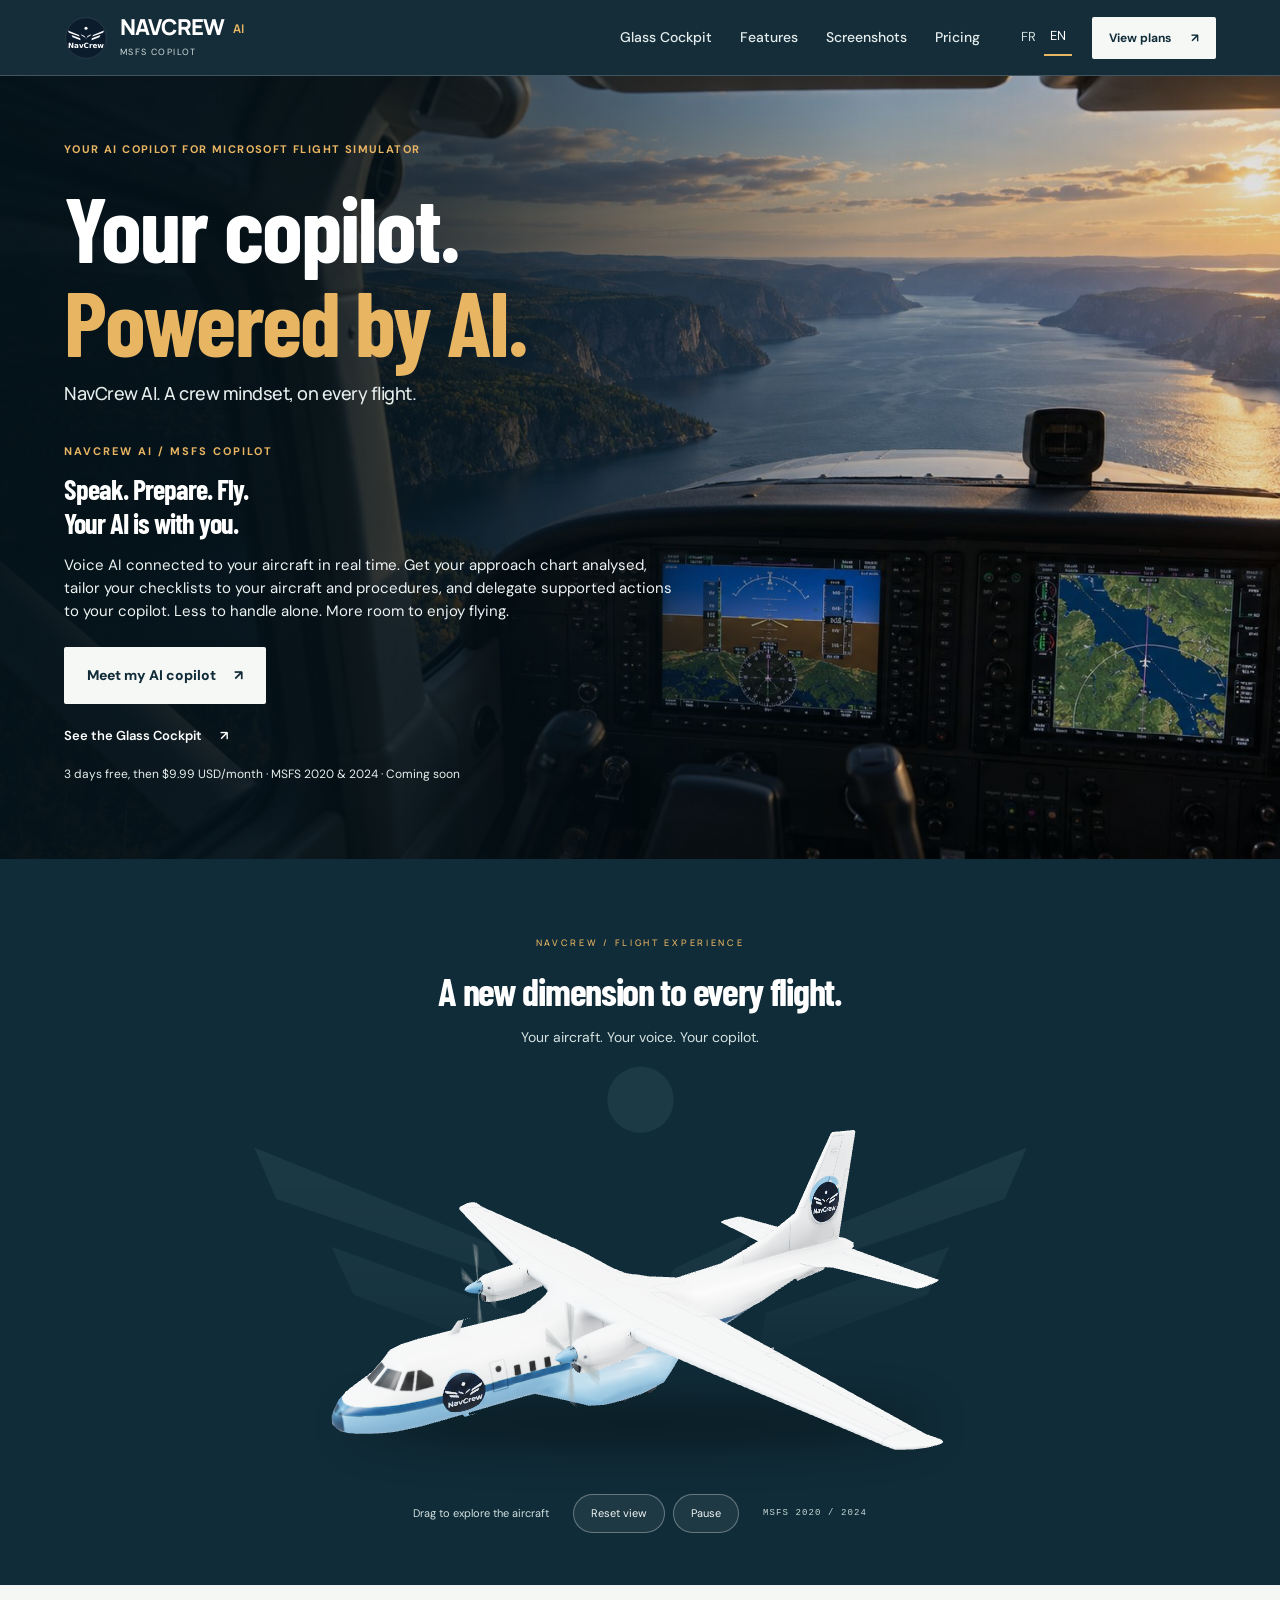
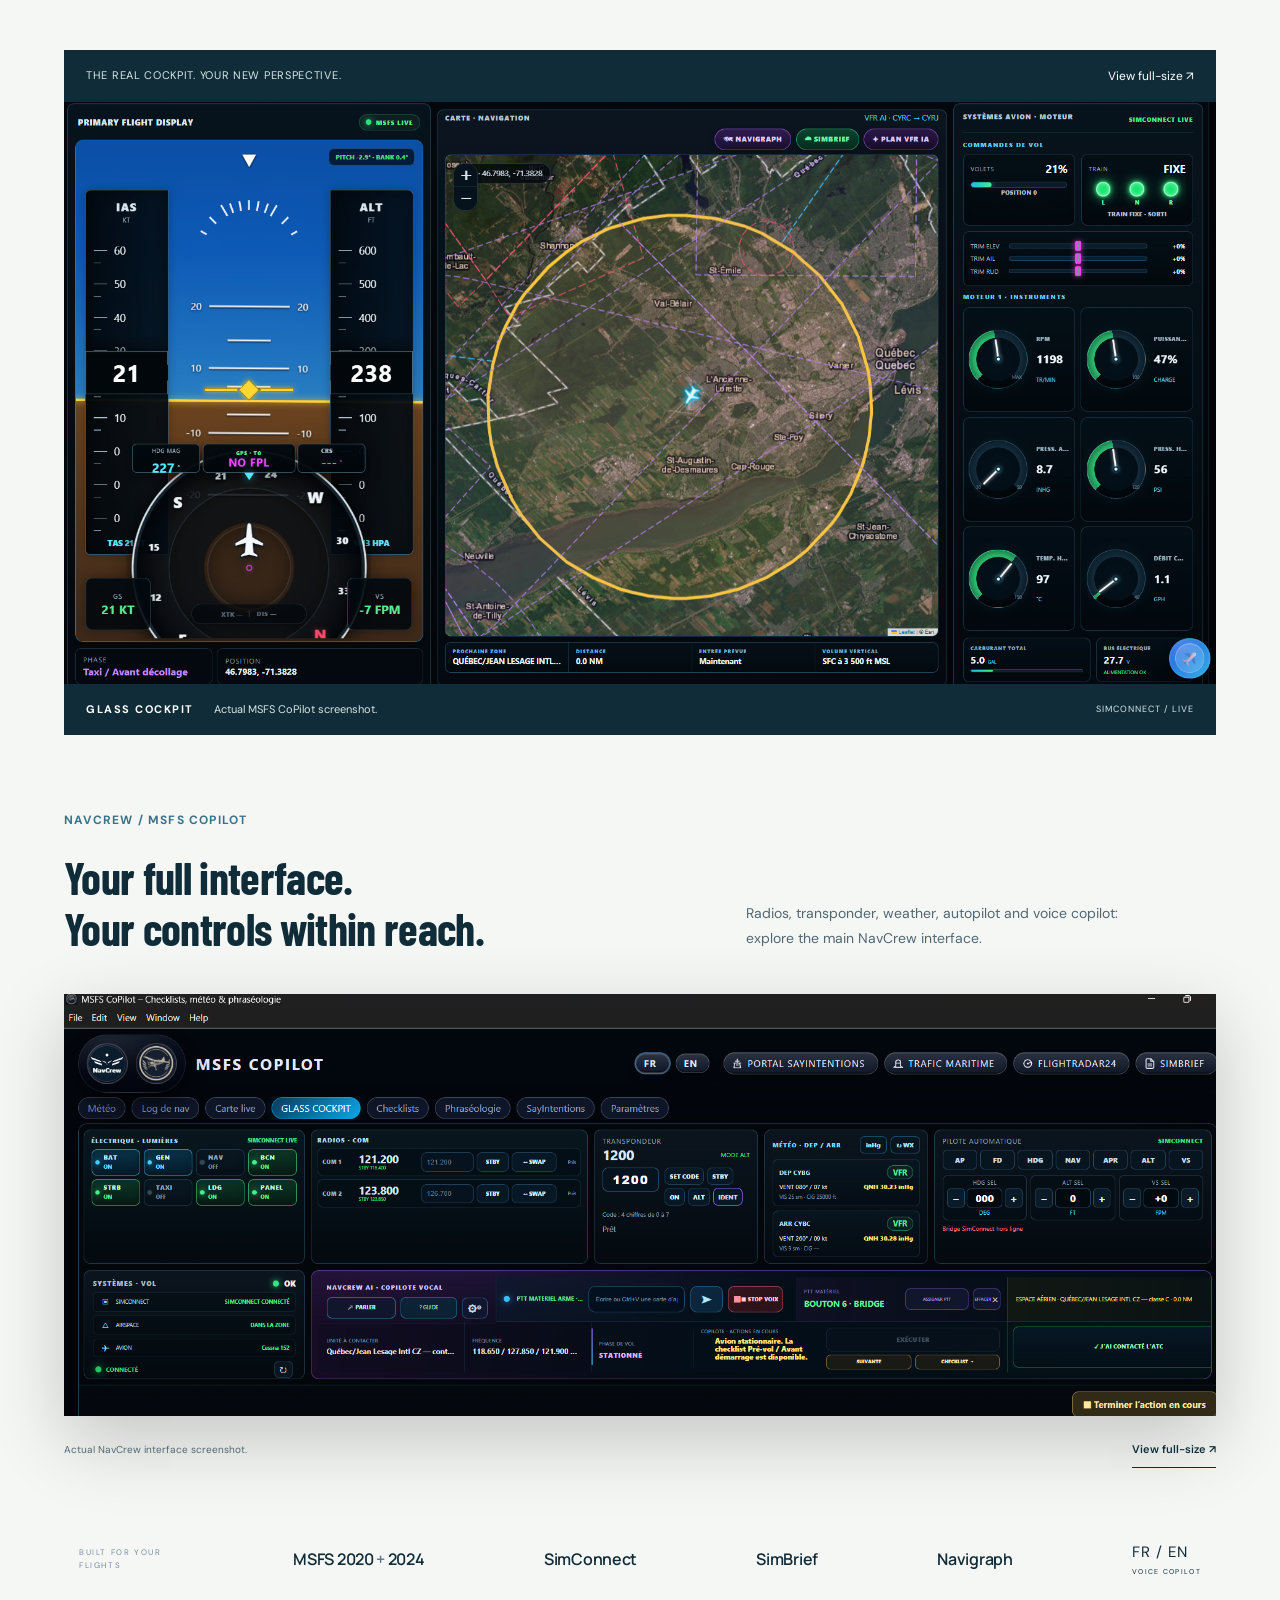
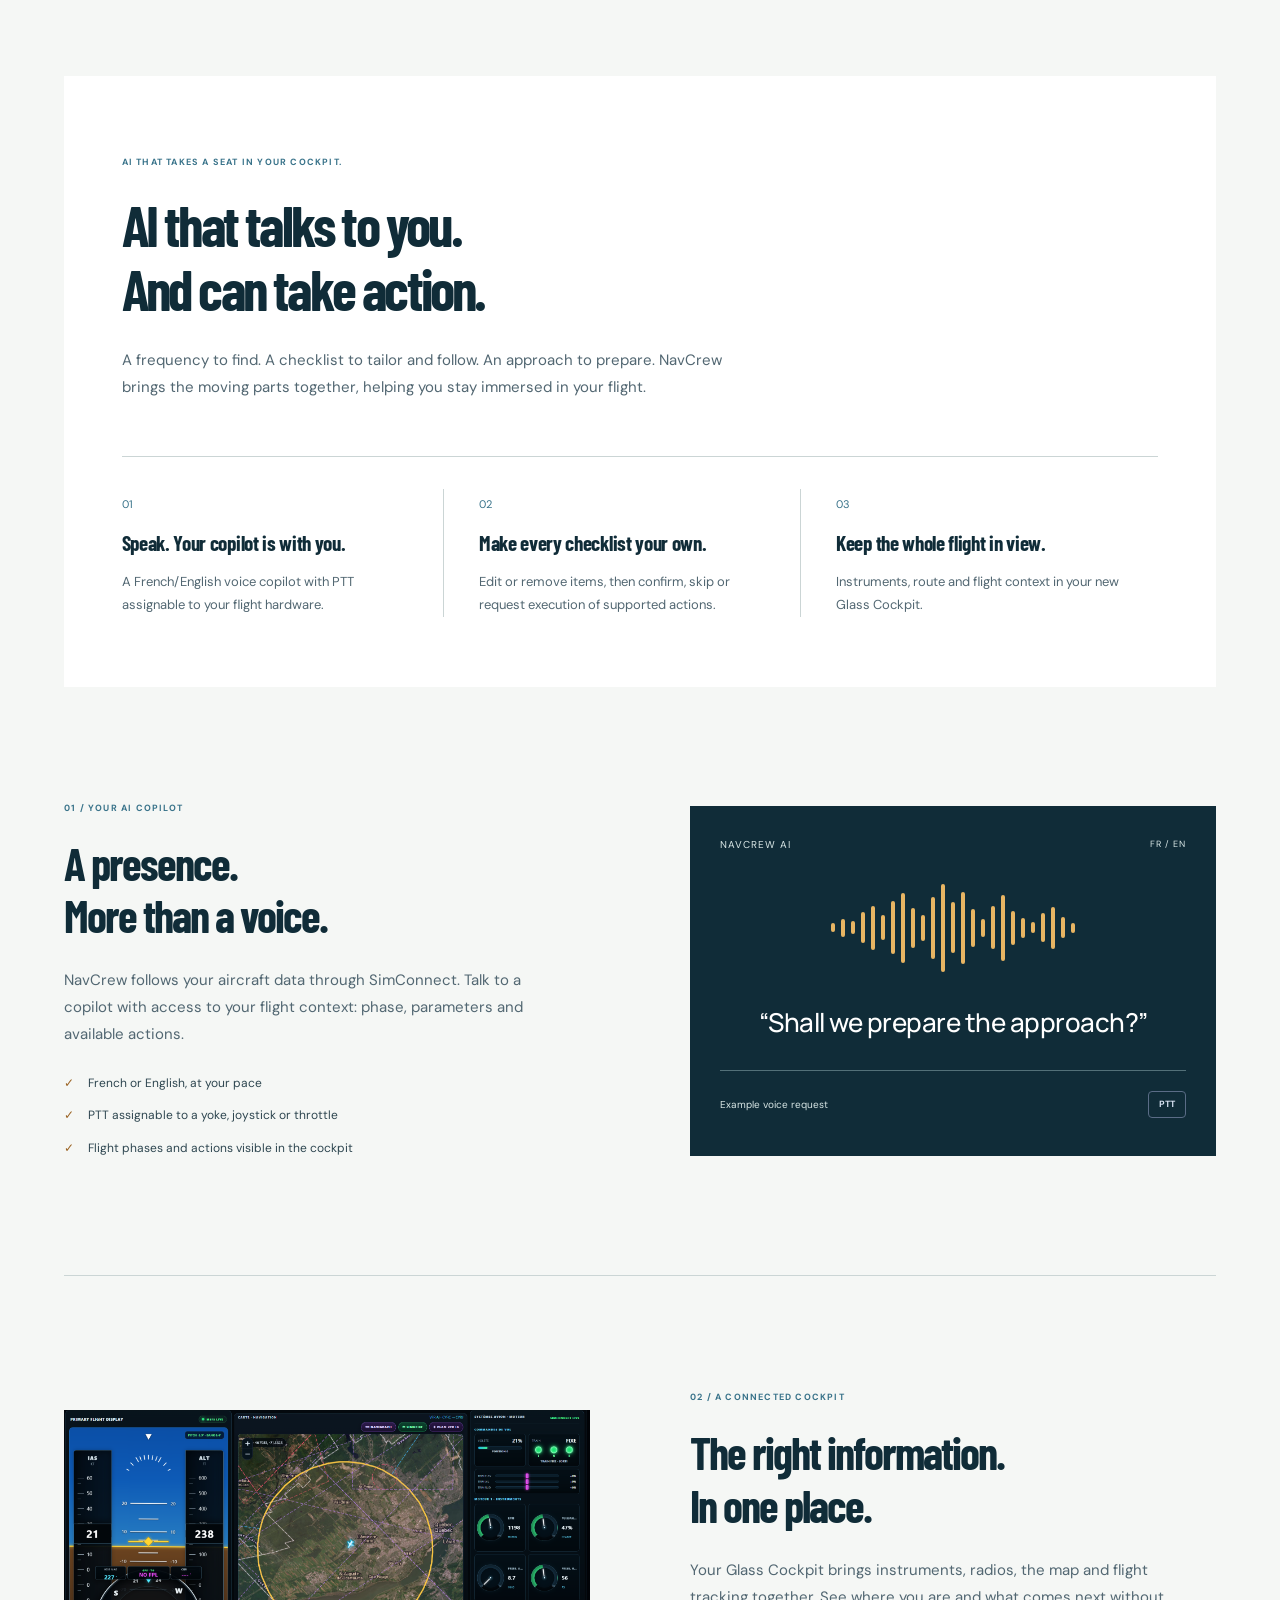
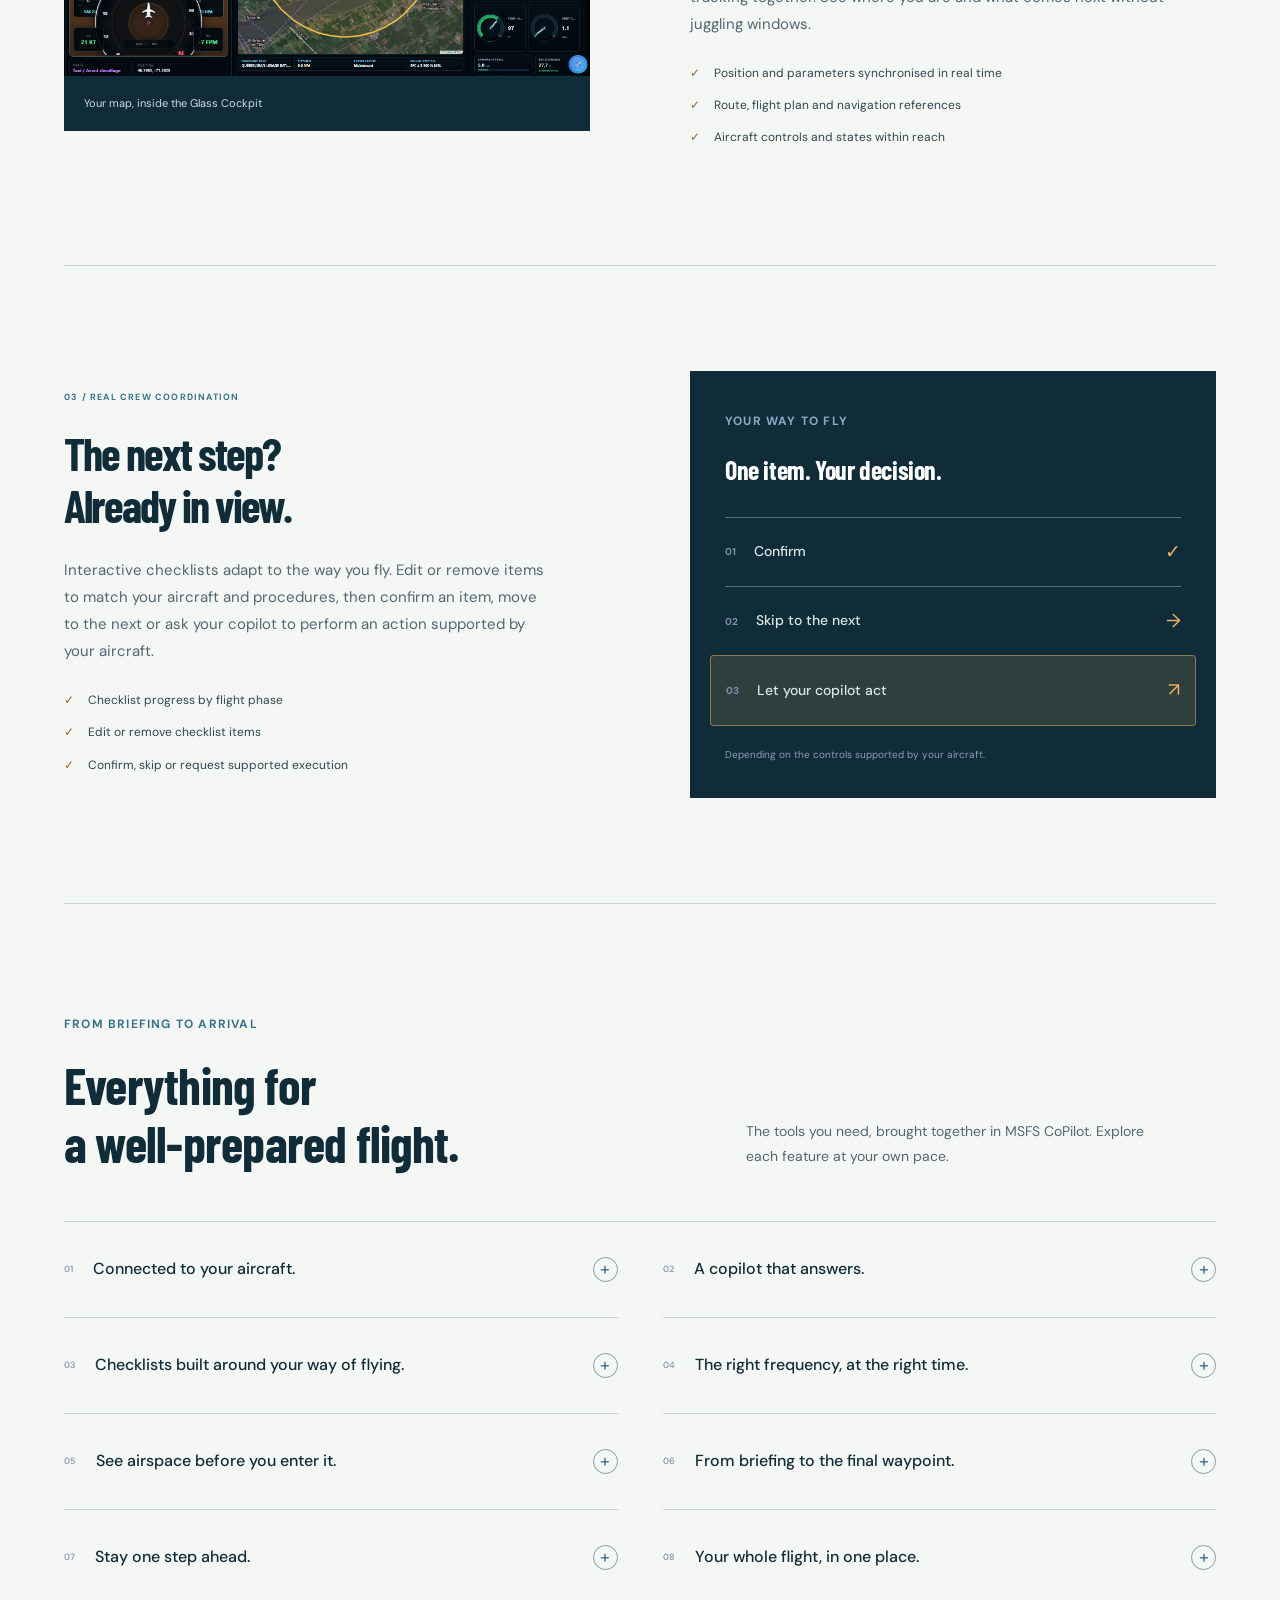
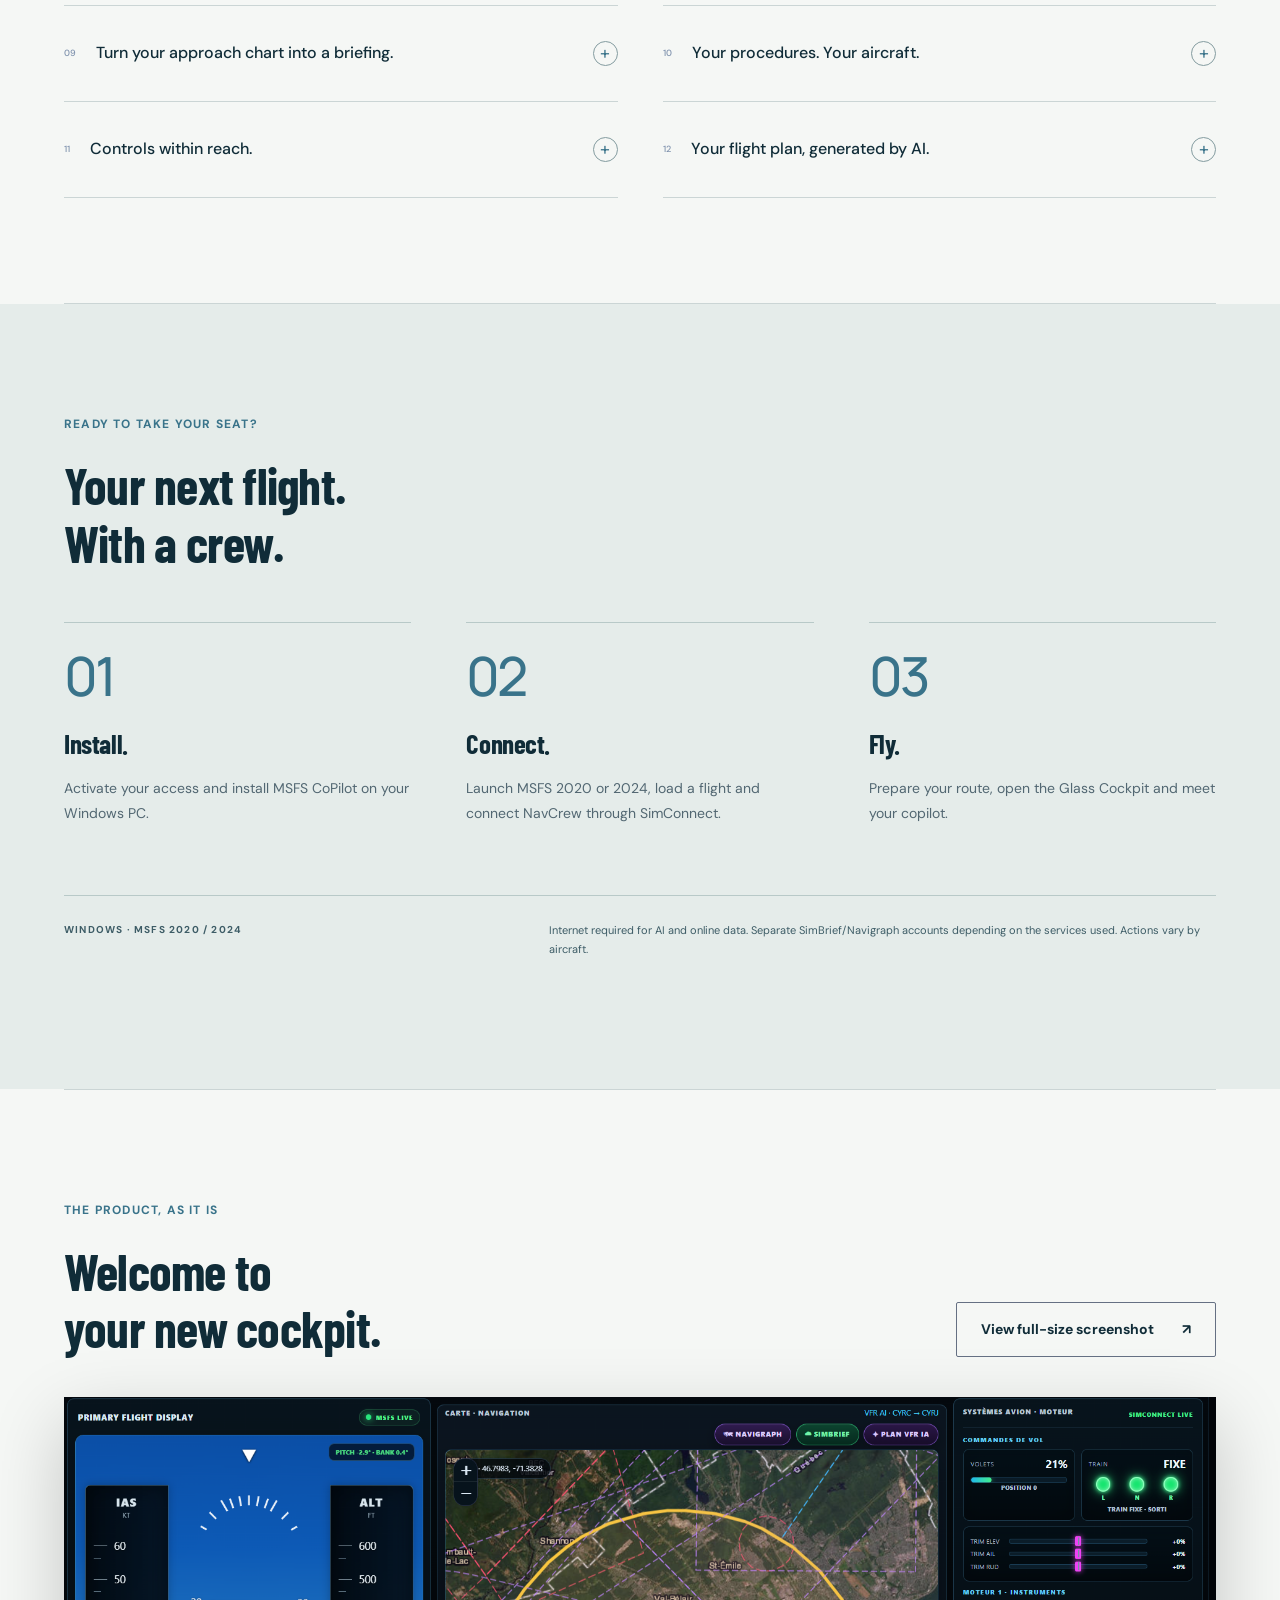
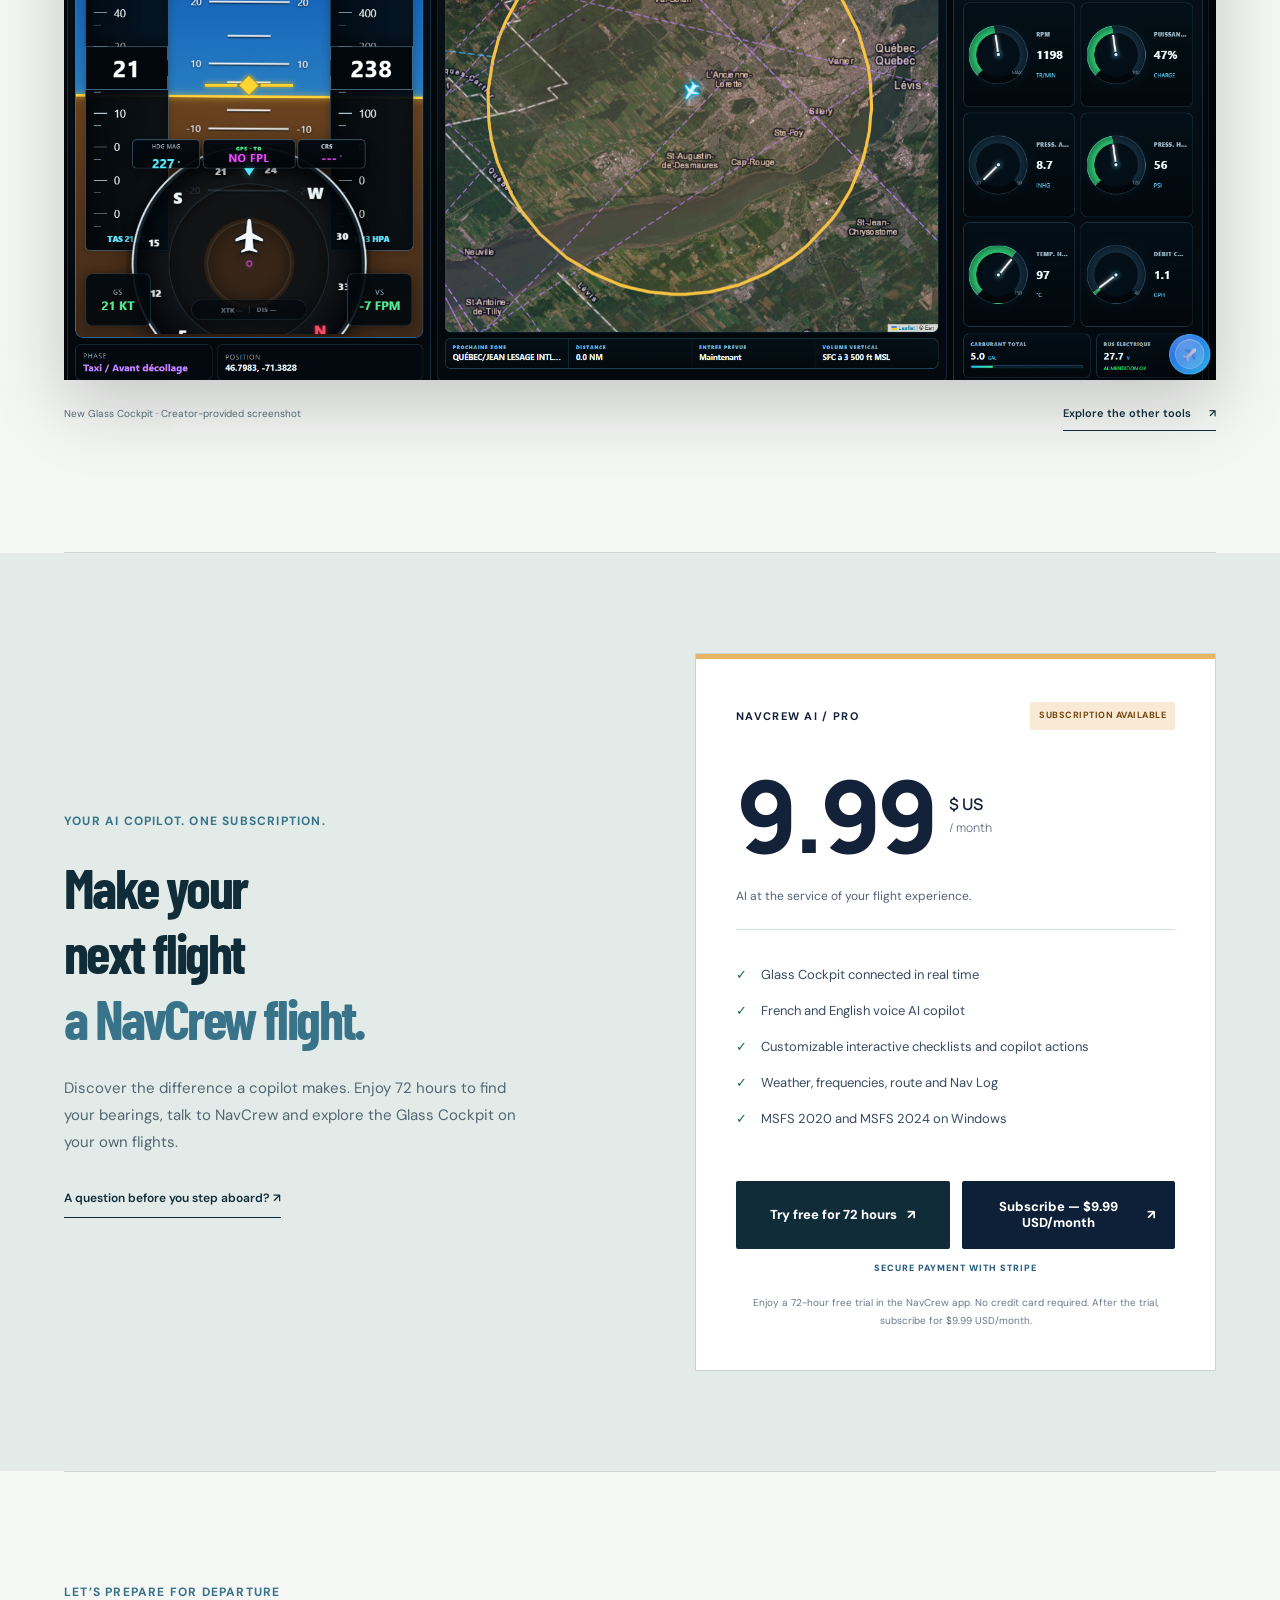
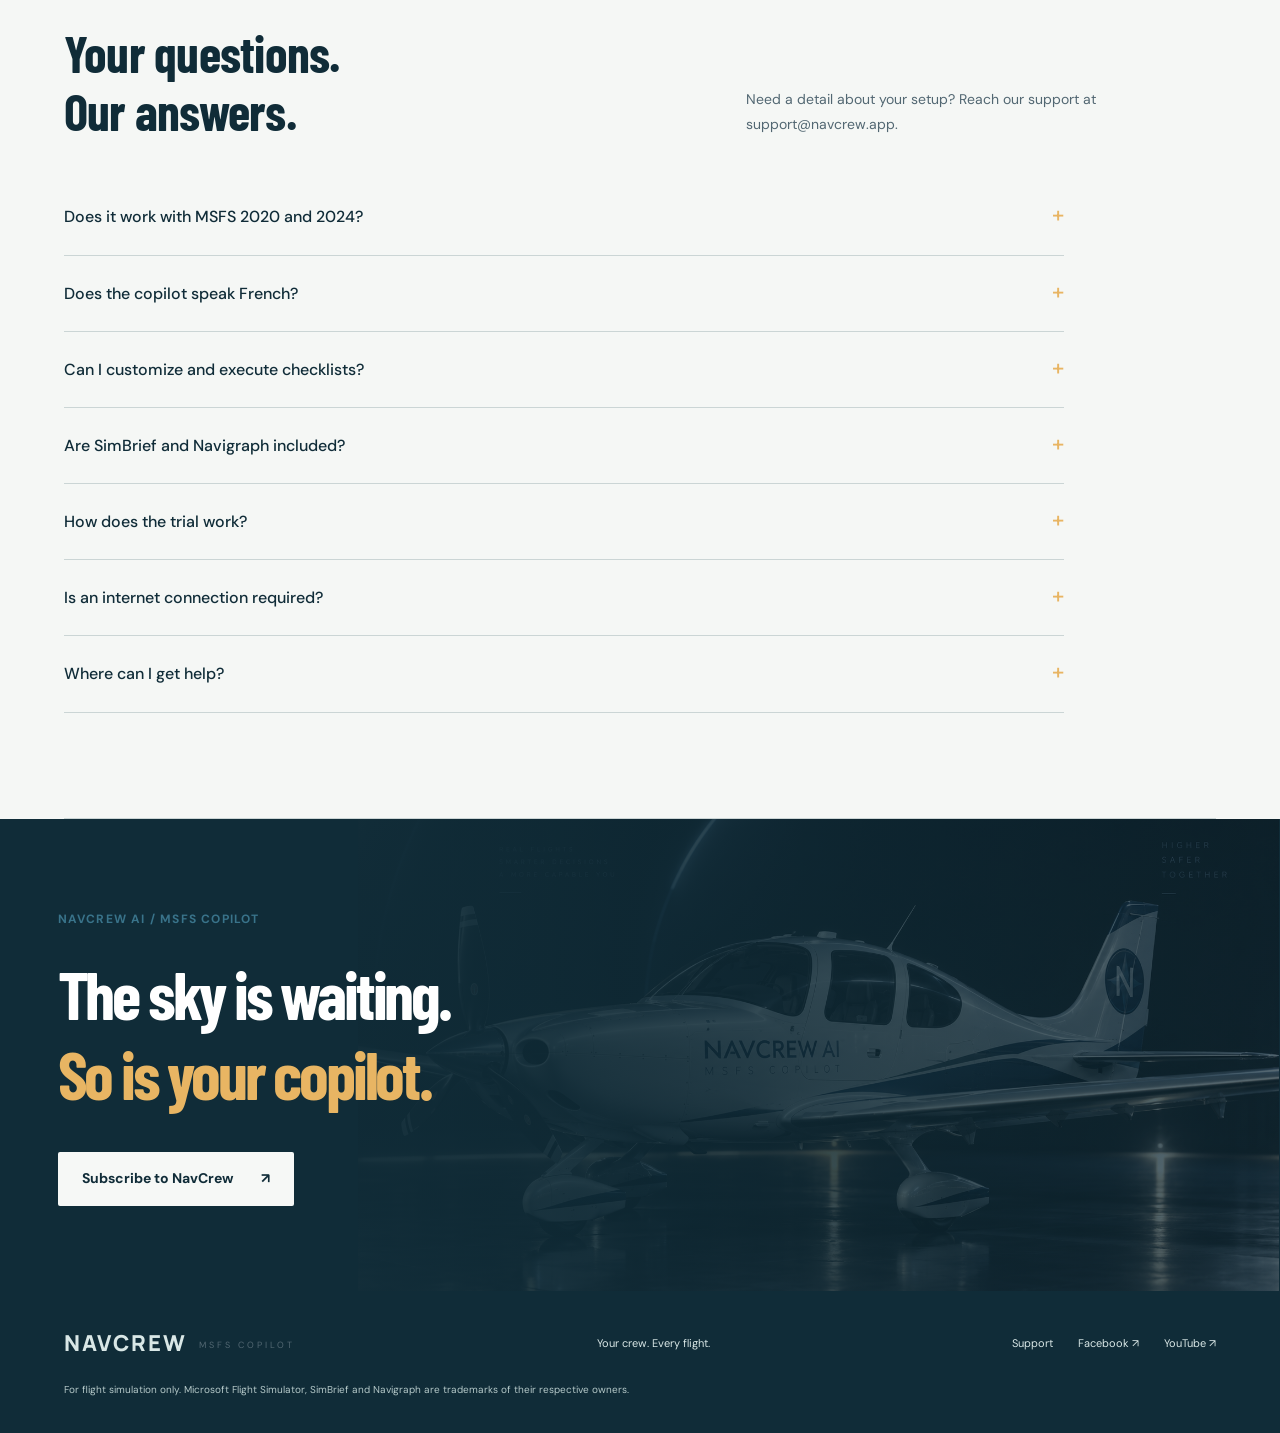
<file: index.html>
<!DOCTYPE html>
<html lang="fr">
 <head>
  <meta charset="utf-8"/>
  <meta name="color-scheme" content="only light"/>
  <meta content="width=device-width, initial-scale=1" name="viewport"/>
  <title>
   NavCrew AI &mdash; Votre copilote IA pour MSFS
  </title>
  <meta content="NavCrew MSFS CoPilot : Glass Cockpit, copilote IA vocal FR/EN, SimConnect, checklists personnalisables et navigation pour MSFS 2020/2024. 9,99 $ US/mois, avec essai gratuit de 3 jours disponible prochainement." name="description"/>
  <link href="favicon.ico" rel="icon"/>
  <link href="apple-touch-icon.png" rel="apple-touch-icon"/>
  <link href="site.webmanifest" rel="manifest"/>
  <meta content="#080e18" name="theme-color"/>
  <meta content="NavCrew &mdash; MSFS CoPilot" property="og:title"/>
  <meta content="Glass Cockpit &middot; AI copilot FR/EN &middot; MSFS 2020 / 2024 &middot; $9.99 USD/month &middot; 3-day free trial coming soon" property="og:description"/>
  <meta content="https://navcrew.app/og-image.png" property="og:image"/>
  <meta content="website" property="og:type"/>
  <meta content="https://navcrew.app/" property="og:url"/>
  <meta content="summary_large_image" name="twitter:card"/>
  <link href="presentation.css" rel="stylesheet"/>
  <link href="art-direction.css" rel="stylesheet"/>
  <link href="flight-scene.css?v=5" rel="stylesheet"/>
  <style>
   /* Preserve the intentional dark/light palette, including on Android. */
   :root { color-scheme: only light; }
   .benefit-intro { background-color: #edf0f2; color: #152137; }
   .price-card { background-color: #f3f7fa; color: #142239; }
  </style>
  <script id="navcrew-aircraft-cache-bust">
(function(){
  const nativeFetch = window.fetch;
  if (!nativeFetch) return;
  window.fetch = function(resource, init){
    try {
      const raw = typeof resource === 'string' ? resource : (resource && resource.url);
      if (raw && /(?:^|\/)assets\/aircraft\.glb(?:[?#]|$)/.test(raw)) {
        const url = new URL(raw, location.href);
        url.searchParams.set('v', '20260921b');
        resource = typeof resource === 'string'
          ? url.toString()
          : new Request(url.toString(), resource);
      }
    } catch (_) {}
    return nativeFetch.call(this, resource, init);
  };
})();
</script>
  <script defer src="flight-scene.js?v=6"></script>
  <script defer="" src="site.js">
  </script>
  <script async="" src="https://www.googletagmanager.com/gtag/js?id=G-GPZQX5K71R">
  </script>
  <script>
   window.dataLayer=window.dataLayer||[];function gtag(){dataLayer.push(arguments)}gtag('js',new Date());gtag('config','G-GPZQX5K71R');
  </script>
  <style id="navcrew-pricing-actions-fix">
   #tarifs .pricing-actions{
  display:grid !important;
  grid-template-columns:1fr 1fr;
  gap:12px !important;
  width:100%;
}
#tarifs .pricing-actions .button{
  min-height:68px;
  display:flex !important;
  align-items:center;
  justify-content:center;
  gap:10px;
  text-align:center;
  text-decoration:none !important;
  font-weight:800;
  line-height:1.2;
  padding:14px 18px;
}
#tarifs .pricing-actions .navcrew-trial-button,
#tarifs .pricing-actions .navcrew-trial-button *{
  color:#ffffff !important;
}
#tarifs .pricing-actions .navcrew-subscribe-button{
  background:#0d2038 !important;
  border:1px solid #0d2038 !important;
  color:#ffffff !important;
}
#tarifs .pricing-actions .navcrew-subscribe-button span{
  color:#ffffff !important;
  opacity:1 !important;
  visibility:visible !important;
}
#tarifs .pricing-actions .navcrew-subscribe-button:hover{
  background:#153553 !important;
  border-color:#153553 !important;
}
@media (max-width:720px){
  #tarifs .pricing-actions{
    grid-template-columns:1fr;
  }
}
  </style>

  <style id="navcrew-final-cta-aircraft">
    /* Final CTA — much more visible aircraft on desktop and mobile */
    .final-cta{
      position:relative;
      isolation:isolate;
      overflow:hidden;
      background:
        linear-gradient(90deg,#06101d 0%, #071423 42%, #071220 100%);
    }

    .final-cta::before{
      content:"";
      position:absolute;
      inset:0;
      z-index:0;
      pointer-events:none;
      background-image:url("navcrew-final-cta-aircraft.png");
      background-repeat:no-repeat;
      background-size:auto 125%;
      background-position:right center;
      opacity:.88;
      filter:brightness(.82) saturate(.92) contrast(1.05);
    }

    .final-cta::after{
      content:"";
      position:absolute;
      inset:0;
      z-index:1;
      pointer-events:none;
      background:
        linear-gradient(90deg,
          rgba(6,12,20,.94) 0%,
          rgba(6,12,20,.86) 26%,
          rgba(6,12,20,.58) 48%,
          rgba(6,12,20,.28) 68%,
          rgba(6,12,20,.18) 100%),
        linear-gradient(180deg,
          rgba(6,12,20,.10) 0%,
          rgba(6,12,20,.22) 100%);
    }

    .final-cta > *{
      position:relative;
      z-index:2;
    }

    @media (max-width:980px){
      .final-cta::before{
        background-size:auto 112%;
        background-position:68% center;
        opacity:.72;
      }
      .final-cta::after{
        background:
          linear-gradient(90deg,
            rgba(6,12,20,.90) 0%,
            rgba(6,12,20,.70) 48%,
            rgba(6,12,20,.34) 100%),
          linear-gradient(180deg,
            rgba(6,12,20,.10) 0%,
            rgba(6,12,20,.20) 100%);
      }
    }

    @media (max-width:720px){
      .final-cta::before{
        background-size:190% auto;
        background-position:74% center;
        opacity:.64;
        filter:brightness(.84) saturate(.95) contrast(1.04);
      }

      .final-cta::after{
        background:
          linear-gradient(90deg,
            rgba(6,12,20,.72) 0%,
            rgba(6,12,20,.44) 55%,
            rgba(6,12,20,.22) 100%),
          linear-gradient(180deg,
            rgba(6,12,20,.08) 0%,
            rgba(6,12,20,.18) 100%);
      }
    }
  </style>
<link rel="stylesheet" href="brand-refresh.css?v=4">
</head>
 <body>
  <a class="skip" href="#main">
   <span data-en="Skip to content">
    Aller au contenu
   </span>
  </a>
  <header>
   <a aria-label="NavCrew &mdash; accueil" class="brand" href="index.html">
    <img alt="" height="46" src="navcrew-badge-round-name.svg" width="46"/>
    <span>
     NAVCREW
     <b class="brand-ai">
      AI
     </b>
     <small>
      MSFS COPILOT
     </small>
    </span>
   </a>
   <nav aria-label="Navigation">
    <a href="index.html#glass">
     <span data-en="Glass Cockpit">
      Glass Cockpit
     </span>
    </a>
    <a href="index.html#fonctions">
     <span data-en="Features">
      Fonctions
     </span>
    </a>
    <a href="index.html#captures">
     <span data-en="Screenshots">
      Captures
     </span>
    </a>
    <a href="index.html#tarifs">
     <span data-en="Pricing">
      Tarifs
     </span>
    </a>
   </nav>
   <div class="nav-actions">
    <div aria-label="Language" class="languages">
     <button aria-pressed="true" data-lang="fr">
      FR
     </button>
     <button aria-pressed="false" data-lang="en">
      EN
     </button>
    </div>
    <a class="button primary" href="index.html#tarifs">
     <span data-en="View plans">
      D&eacute;couvrir l&rsquo;offre
     </span>
     <span aria-hidden="true">
      &nearrow;
     </span>
    </a>
   </div>
  </header>
  <main id="main">
   <section class="hero">
    <div class="hero-copy">
     <div class="eyebrow">
      <span class="status-dot">
      </span>
      <span data-en="YOUR AI COPILOT FOR MICROSOFT FLIGHT SIMULATOR">
       VOTRE COPILOTE IA POUR MICROSOFT FLIGHT SIMULATOR
      </span>
     </div>
     <h1>
      <span data-en="Your copilot.&lt;br&gt;&lt;em&gt;Powered by AI.&lt;/em&gt;">
       Votre copilote.
       <br/>
       <em>
        Propuls&eacute; par l&rsquo;IA.
       </em>
      </span>
     </h1>
     <p>
      <span data-en="NavCrew AI. A crew mindset, on every flight.">
       NavCrew AI. L&rsquo;esprit d&rsquo;&eacute;quipage, &agrave; chaque vol.
      </span>
     </p>
    </div>
    <div class="hero-pitch">
     <span class="eyebrow">
      NAVCREW AI / MSFS COPILOT
     </span>
     <h2>
      <span data-en="Speak. Prepare. Fly.&lt;br&gt;Your AI is with you.">
       Parlez. Pr&eacute;parez. Pilotez.
       <br/>
       Votre IA vous accompagne.
      </span>
     </h2>
     <p>
      <span data-en="Voice AI connected to your aircraft in real time. Get your approach chart analysed, tailor your checklists to your aircraft and procedures, and delegate supported actions to your copilot. Less to handle alone. More room to enjoy flying.">
       Une IA vocale connect&eacute;e &agrave; votre avion en temps r&eacute;el. Faites analyser votre carte d&rsquo;approche, adaptez vos checklists &agrave; votre avion et &agrave; vos proc&eacute;dures, puis confiez les actions compatibles &agrave; votre copilote. Moins de t&acirc;ches &agrave; g&eacute;rer seul. Plus de place pour le plaisir de voler.
      </span>
     </p>
     <div class="hero-buttons">
      <a class="button primary" href="#tarifs">
       <span data-en="Meet my AI copilot">
        D&eacute;couvrir mon copilote IA
       </span>
       <span aria-hidden="true">
        &nearrow;
       </span>
      </a>
      <a class="text-link" href="#glass">
       <span data-en="See the Glass Cockpit">
        Voir le Glass Cockpit
       </span>
       <span aria-hidden="true">
        &nearrow;
       </span>
      </a>
     </div>
     <p class="offer-line">
      <span data-en="3 days free, then $9.99 USD/month &middot; MSFS 2020 &amp; 2024 &middot; Coming soon">
       3 jours gratuits, puis 9,99 $ US/mois &middot; MSFS 2020 &amp; 2024 &middot; Disponible prochainement
      </span>
     </p>
    </div>
   </section>
   <section class="flight-scene" id="flight-experience" aria-labelledby="flight-title">
    <div class="flight-heading"><span class="flight-kicker">NAVCREW / FLIGHT EXPERIENCE</span><h2 id="flight-title"><span data-en="A new dimension to every flight.">Une nouvelle dimension à chaque vol.</span></h2><p><span data-en="Your aircraft. Your voice. Your copilot.">Votre avion. Votre voix. Votre copilote.</span></p></div>
    <div class="flight-viewport"><img class="flight-poster" src="assets/aircraft-poster.png" alt="" aria-hidden="true" width="1100" height="650" loading="lazy"><canvas id="flight-canvas" tabindex="0" role="img" aria-label="Interactive three-dimensional aircraft illustration">NavCrew — avion en trois dimensions / three-dimensional aircraft.</canvas><p id="flight-status" role="status">Préparation de votre avion…</p><div class="flight-tag" aria-hidden="true"><i></i> NAVCREW AI<br><small>FLIGHT COMPANION</small></div></div>
    <div class="flight-footer"><span class="flight-instruction" data-en="Drag to explore the aircraft">Glissez pour explorer l’avion</span><div class="flight-controls"><button type="button" id="flight-reset"><span data-en="Reset view">Recentrer</span></button><button type="button" id="flight-motion" aria-pressed="false"><span data-en="Pause animation">Pause animation</span></button></div><span class="flight-edition">MSFS 2020 / 2024</span></div>
   </section>
   <section class="product-showcase" id="glass">
    <div class="product-topline">
     <span>
      <span class="status-dot">
      </span>
      <span data-en="THE REAL COCKPIT. YOUR NEW PERSPECTIVE.">
       LE VRAI COCKPIT. VOTRE NOUVEAU POINT DE VUE.
      </span>
     </span>
     <a href="glass-cockpit.png" rel="noopener" target="_blank">
      <span data-en="View full-size &nearrow;">
       Agrandir la capture &nearrow;
      </span>
     </a>
    </div>
    <a aria-label="Glass Cockpit &mdash; full size" class="product-image" href="glass-cockpit.png" rel="noopener" target="_blank">
     <img alt="NavCrew Glass Cockpit : PFD, carte de navigation et instruments moteur" fetchpriority="high" height="942" src="glass-cockpit.png" width="1863"/>
    </a>
    <div class="product-caption">
     <strong>
      GLASS COCKPIT
     </strong>
     <span>
      <span data-en="Actual MSFS CoPilot screenshot.">
       Capture r&eacute;elle de MSFS CoPilot.
      </span>
     </span>
     <span class="caption-end">
      SIMCONNECT / LIVE
     </span>
    </div>
   </section>
   <section class="interface-showcase">
    <div class="split-heading">
     <div>
      <span class="eyebrow">
       NAVCREW / MSFS COPILOT
      </span>
      <h2>
       <span data-en="Your full interface.&lt;br&gt;Your controls within reach.">
        Votre interface compl&egrave;te.
        <br/>
        Vos commandes &agrave; port&eacute;e de main.
       </span>
      </h2>
     </div>
     <p>
      <span data-en="Radios, transponder, weather, autopilot and voice copilot: explore the main NavCrew interface.">
       Radios, transpondeur, m&eacute;t&eacute;o, pilote automatique et copilote vocal : d&eacute;couvrez la vue principale de NavCrew.
      </span>
     </p>
    </div>
    <a class="gallery-current" href="navcrew-interface.png" rel="noopener" target="_blank">
     <img alt="Interface principale NavCrew : commandes, radios, m&eacute;t&eacute;o et copilote vocal" height="688" loading="lazy" src="navcrew-interface.png" width="1876"/>
    </a>
    <div class="gallery-footer">
     <span data-en="Actual NavCrew interface screenshot.">
      Capture r&eacute;elle de l&rsquo;interface NavCrew.
     </span>
     <a class="text-link" href="navcrew-interface.png" rel="noopener" target="_blank">
      <span data-en="View full-size &nearrow;">
       Agrandir la capture &nearrow;
      </span>
     </a>
    </div>
   </section>
   <div class="compat-strip">
    <span>
     <span data-en="BUILT FOR YOUR FLIGHTS">
      CON&Ccedil;U POUR VOS VOLS
     </span>
    </span>
    <strong>
     MSFS 2020
     <i>
      +
     </i>
     2024
    </strong>
    <strong>
     SimConnect
    </strong>
    <strong>
     SimBrief
    </strong>
    <strong>
     Navigraph
    </strong>
    <span class="voice-proof">
     FR / EN
     <small>
      <span data-en="VOICE COPILOT">
       COPILOTE VOCAL
      </span>
     </small>
    </span>
   </div>
   <section class="benefit-intro" id="benefices">
    <span class="eyebrow">
     <span data-en="AI THAT TAKES A SEAT IN YOUR COCKPIT.">
      UNE IA QUI PREND PLACE DANS VOTRE COCKPIT.
     </span>
    </span>
    <h2>
     <span data-en="AI that talks to you.&lt;br&gt;And can take action.">
      Une IA qui vous parle.
      <br/>
      Et qui peut agir.
     </span>
    </h2>
    <p>
     <span data-en="A frequency to find. A checklist to tailor and follow. An approach to prepare. NavCrew brings the moving parts together, helping you stay immersed in your flight.">
      Une fr&eacute;quence &agrave; trouver. Une checklist &agrave; adapter et &agrave; suivre. Une approche &agrave; pr&eacute;parer. NavCrew rassemble ce qui vous disperse, pour vous aider &agrave; rester dans votre vol.
     </span>
    </p>
    <div class="benefit-promises">
     <div>
      <span class="promise-icon">
       01
      </span>
      <h3>
       <span data-en="Speak. Your copilot is with you.">
        Parlez. Il vous accompagne.
       </span>
      </h3>
      <p>
       <span data-en="A French/English voice copilot with PTT assignable to your flight hardware.">
        Un copilote vocal FR/EN et un PTT assignable &agrave; votre mat&eacute;riel de vol.
       </span>
      </p>
     </div>
     <div>
      <span class="promise-icon">
       02
      </span>
      <h3>
       <span data-en="Make every checklist your own.">
        Adaptez chaque checklist &agrave; votre fa&ccedil;on.
       </span>
      </h3>
      <p>
       <span data-en="Edit or remove items, then confirm, skip or request execution of supported actions.">
        Modifiez ou supprimez des items, puis confirmez, sautez ou faites ex&eacute;cuter les actions prises en charge.
       </span>
      </p>
     </div>
     <div>
      <span class="promise-icon">
       03
      </span>
      <h3>
       <span data-en="Keep the whole flight in view.">
        Gardez le vol en perspective.
       </span>
      </h3>
      <p>
       <span data-en="Instruments, route and flight context in your new Glass Cockpit.">
        Instruments, route et contexte de vol dans votre nouveau Glass Cockpit.
       </span>
      </p>
     </div>
    </div>
   </section>
   <section class="stories" id="experience">
    <article class="story">
     <div class="story-copy">
      <span class="eyebrow">
       01 /
       <span data-en="YOUR AI COPILOT">
        VOTRE COPILOTE IA
       </span>
      </span>
      <h2>
       <span data-en="A presence.&lt;br&gt;More than a voice.">
        Une pr&eacute;sence.
        <br/>
        Pas juste une voix.
       </span>
      </h2>
      <p>
       <span data-en="NavCrew follows your aircraft data through SimConnect. Talk to a copilot with access to your flight context: phase, parameters and available actions.">
        NavCrew suit les donn&eacute;es de votre avion via SimConnect. Vous &eacute;changez avec un copilote qui dispose du contexte de votre vol : phase, param&egrave;tres et actions disponibles.
       </span>
      </p>
      <ul class="ticks">
       <li>
        <span data-en="French or English, at your pace">
         Fran&ccedil;ais ou anglais, &agrave; votre rythme
        </span>
       </li>
       <li>
        <span data-en="PTT assignable to a yoke, joystick or throttle">
         PTT assignable sur yoke, joystick ou manette des gaz
        </span>
       </li>
       <li>
        <span data-en="Flight phases and actions visible in the cockpit">
         Phases de vol et actions visibles dans le cockpit
        </span>
       </li>
      </ul>
     </div>
     <div class="voice-visual">
      <div class="voice-visual-top">
       <span class="status-dot">
       </span>
       NAVCREW AI
       <span>
        FR / EN
       </span>
      </div>
      <div aria-hidden="true" class="wave">
       <i style="--h:9px">
       </i>
       <i style="--h:18px">
       </i>
       <i style="--h:13px">
       </i>
       <i style="--h:31px">
       </i>
       <i style="--h:44px">
       </i>
       <i style="--h:25px">
       </i>
       <i style="--h:53px">
       </i>
       <i style="--h:70px">
       </i>
       <i style="--h:40px">
       </i>
       <i style="--h:26px">
       </i>
       <i style="--h:62px">
       </i>
       <i style="--h:88px">
       </i>
       <i style="--h:51px">
       </i>
       <i style="--h:72px">
       </i>
       <i style="--h:38px">
       </i>
       <i style="--h:18px">
       </i>
       <i style="--h:43px">
       </i>
       <i style="--h:66px">
       </i>
       <i style="--h:34px">
       </i>
       <i style="--h:20px">
       </i>
       <i style="--h:11px">
       </i>
       <i style="--h:29px">
       </i>
       <i style="--h:42px">
       </i>
       <i style="--h:21px">
       </i>
       <i style="--h:10px">
       </i>
      </div>
      <div class="voice-message">
       <span data-en="&ldquo;Shall we prepare the approach?&rdquo;">
        &laquo; On pr&eacute;pare l&rsquo;approche ? &raquo;
       </span>
      </div>
      <div class="voice-bottom">
       <span>
        <span data-en="Example voice request">
         Exemple de demande vocale
        </span>
       </span>
       <b>
        PTT
       </b>
      </div>
     </div>
    </article>
    <article class="story reverse">
     <div class="story-copy">
      <span class="eyebrow">
       02 /
       <span data-en="A CONNECTED COCKPIT">
        UN COCKPIT CONNECT&Eacute;
       </span>
      </span>
      <h2>
       <span data-en="The right information.&lt;br&gt;In one place.">
        Les bonnes informations.
        <br/>
        Au m&ecirc;me endroit.
       </span>
      </h2>
      <p>
       <span data-en="Your Glass Cockpit brings instruments, radios, the map and flight tracking together. See where you are and what comes next without juggling windows.">
        Votre Glass Cockpit r&eacute;unit les instruments, les radios, la carte et le suivi du vol. Voyez o&ugrave; vous en &ecirc;tes et ce qui vient ensuite, sans jongler entre les fen&ecirc;tres.
       </span>
      </p>
      <ul class="ticks">
       <li>
        <span data-en="Position and parameters synchronised in real time">
         Position et param&egrave;tres synchronis&eacute;s en temps r&eacute;el
        </span>
       </li>
       <li>
        <span data-en="Route, flight plan and navigation references">
         Route, plan de vol et rep&egrave;res de navigation
        </span>
       </li>
       <li>
        <span data-en="Aircraft controls and states within reach">
         Commandes et &eacute;tats de l&rsquo;avion accessibles
        </span>
       </li>
      </ul>
     </div>
     <div class="product-detail map-detail">
      <img alt="Votre carte, dans le Glass Cockpit" height="942" loading="lazy" src="glass-cockpit.png" width="1863"/>
      <div class="detail-label">
       <span class="status-dot">
       </span>
       <span data-en="Your map, inside the Glass Cockpit">
        Votre carte, dans le Glass Cockpit
       </span>
      </div>
     </div>
    </article>
    <article class="story">
     <div class="story-copy">
      <span class="eyebrow">
       03 /
       <span data-en="REAL CREW COORDINATION">
        UN VRAI TRAVAIL D&rsquo;&Eacute;QUIPAGE
       </span>
      </span>
      <h2>
       <span data-en="The next step?&lt;br&gt;Already in view.">
        La prochaine &eacute;tape ?
        <br/>
        Vous l&rsquo;avez d&eacute;j&agrave; sous les yeux.
       </span>
      </h2>
      <p>
       <span data-en="Interactive checklists adapt to the way you fly. Edit or remove items to match your aircraft and procedures, then confirm an item, move to the next or ask your copilot to perform an action supported by your aircraft.">
        Les checklists interactives s&rsquo;adaptent &agrave; votre fa&ccedil;on de voler. Modifiez ou supprimez des items pour les ajuster &agrave; votre avion et &agrave; vos proc&eacute;dures, puis validez un item, passez au suivant ou demandez au copilote d&rsquo;effectuer une action compatible avec votre avion.
       </span>
      </p>
      <ul class="ticks">
       <li>
        <span data-en="Checklist progress by flight phase">
         Suivi des checklists selon la phase de vol
        </span>
       </li>
       <li>
        <span data-en="Edit or remove checklist items">
         Modification ou suppression des items
        </span>
       </li>
       <li>
        <span data-en="Confirm, skip or request supported execution">
         Confirmez, sautez ou demandez une ex&eacute;cution compatible
        </span>
       </li>
      </ul>
     </div>
     <div class="workflow-visual">
      <span class="eyebrow">
       <span data-en="YOUR WAY TO FLY">
        VOTRE FA&Ccedil;ON DE VOLER
       </span>
      </span>
      <h3>
       <span data-en="One item. Your decision.">
        Un item. Votre d&eacute;cision.
       </span>
      </h3>
      <div>
       <b>
        01
       </b>
       <span>
        <span data-en="Confirm">
         Confirmez
        </span>
       </span>
       <i>
        &checkmark;
       </i>
      </div>
      <div>
       <b>
        02
       </b>
       <span>
        <span data-en="Skip to the next">
         Passez &agrave; la suite
        </span>
       </span>
       <i>
        &rarr;
       </i>
      </div>
      <div>
       <b>
        03
       </b>
       <span>
        <span data-en="Let your copilot act">
         Confiez l&rsquo;action au copilote
        </span>
       </span>
       <i>
        &nearrow;
       </i>
      </div>
      <small>
       <span data-en="Depending on the controls supported by your aircraft.">
        Selon les commandes prises en charge par votre avion.
       </span>
      </small>
     </div>
    </article>
   </section>
   <section id="fonctions">
    <div class="split-heading">
     <div>
      <span class="eyebrow">
       <span data-en="FROM BRIEFING TO ARRIVAL">
        DU BRIEFING &Agrave; L&rsquo;ARRIV&Eacute;E
       </span>
      </span>
      <h2>
       <span data-en="Everything for&lt;br&gt;a well-prepared flight.">
        Tout ce qui fait
        <br/>
        un vol bien pr&eacute;par&eacute;.
       </span>
      </h2>
     </div>
     <p>
      <span data-en="The tools you need, brought together in MSFS CoPilot. Explore each feature at your own pace.">
       Les outils dont vous avez besoin, r&eacute;unis dans MSFS CoPilot. Explorez chaque fonction &agrave; votre rythme.
      </span>
     </p>
    </div>
    <div class="feature-list">
     <details>
      <summary>
       <span class="feature-code">
        01
       </span>
       <span>
        <span data-en="Connected to your aircraft.">
         Connect&eacute; &agrave; votre avion.
        </span>
       </span>
       <b>
        +
       </b>
      </summary>
      <p>
       <span data-en="SimConnect synchronises position, heading, altitude, speed and aircraft states in real time. Flight phases stay visible in the Glass Cockpit.">
        SimConnect synchronise position, cap, altitude, vitesse et &eacute;tats de l&rsquo;avion en temps r&eacute;el. Les phases de vol restent visibles dans le Glass Cockpit.
       </span>
      </p>
     </details>
     <details>
      <summary>
       <span class="feature-code">
        02
       </span>
       <span>
        <span data-en="A copilot that answers.">
         Un copilote qui vous r&eacute;pond.
        </span>
       </span>
       <b>
        +
       </b>
      </summary>
      <p>
       <span data-en="Talk to NavCrew AI in French or English. Push-to-Talk (PTT) lets you choose when to speak and stay focused on flying.">
        &Eacute;changez avec NavCrew AI en fran&ccedil;ais ou en anglais. Le Push-to-Talk (PTT) vous laisse choisir quand parler, pour garder votre attention sur le vol.
       </span>
      </p>
     </details>
     <details>
      <summary>
       <span class="feature-code">
        03
       </span>
       <span>
        <span data-en="Checklists built around your way of flying.">
         Des checklists adapt&eacute;es &agrave; votre fa&ccedil;on de voler.
        </span>
       </span>
       <b>
        +
       </b>
      </summary>
      <p>
       <span data-en="Customize your checklists by editing or removing items to match your aircraft and procedures. Follow them by flight phase, confirm or skip a step, and request execution when the control is supported by your aircraft.">
        Personnalisez vos checklists en modifiant ou en supprimant des items pour les adapter &agrave; votre avion et &agrave; vos proc&eacute;dures. Suivez-les par phase de vol, confirmez ou sautez une &eacute;tape et demandez son ex&eacute;cution lorsque la commande est prise en charge par votre avion.
       </span>
      </p>
     </details>
     <details>
      <summary>
       <span class="feature-code">
        04
       </span>
       <span>
        <span data-en="The right frequency, at the right time.">
         La bonne fr&eacute;quence, au bon moment.
        </span>
       </span>
       <b>
        +
       </b>
      </summary>
      <p>
       <span data-en="Find ATIS, ground, tower, approach and centre. Tune cockpit frequencies and consult phraseology and available SayIntentions history.">
        Retrouvez ATIS, sol, tour, approche et centre. R&eacute;glez les fr&eacute;quences dans le cockpit et consultez la phras&eacute;ologie ainsi que l&rsquo;historique SayIntentions disponible.
       </span>
      </p>
     </details>
     <details>
      <summary>
       <span class="feature-code">
        05
       </span>
       <span>
        <span data-en="See airspace before you enter it.">
         Anticipez les espaces a&eacute;riens.
        </span>
       </span>
       <b>
        +
       </b>
      </summary>
      <p>
       <span data-en="AirspaceGuard watches your route, detects upcoming airspace and alerts you before entry. NavCrew helps you prepare the useful details for the transition &mdash; airspace class or type, relevant frequency and next actions according to the available data.">
        AirspaceGuard surveille votre route, d&eacute;tecte les espaces a&eacute;riens &agrave; venir et vous avertit avant d&rsquo;y p&eacute;n&eacute;trer. NavCrew vous aide &agrave; pr&eacute;parer les informations utiles pour l&rsquo;entr&eacute;e &mdash; classe ou type d&rsquo;espace, fr&eacute;quence pertinente et prochaines actions selon les donn&eacute;es disponibles.
       </span>
      </p>
     </details>
     <details>
      <summary>
       <span class="feature-code">
        06
       </span>
       <span>
        <span data-en="From briefing to the final waypoint.">
         Du briefing au dernier waypoint.
        </span>
       </span>
       <b>
        +
       </b>
      </summary>
      <p>
       <span data-en="Import your SimBrief plan, follow your route on the map and access Navigraph charts. Prepare your approach, minima and missed approach using available data.">
        Importez votre plan SimBrief, suivez la route sur la carte et acc&eacute;dez aux cartes Navigraph. Pr&eacute;parez l&rsquo;approche, les minima et la remise de gaz avec les donn&eacute;es disponibles.
       </span>
      </p>
     </details>
     <details>
      <summary>
       <span class="feature-code">
        07
       </span>
       <span>
        <span data-en="Stay one step ahead.">
         Gardez une longueur d&rsquo;avance.
        </span>
       </span>
       <b>
        +
       </b>
      </summary>
      <p>
       <span data-en="Review distances, altitudes, wind, heading correction, ground speed, time and fuel estimates for each leg and in total in a detailed Nav Log.">
        Consultez distances, altitudes, vent, correction de cap, vitesse sol, temps et estimations carburant par segment et en cumul dans un Nav Log d&eacute;taill&eacute;.
       </span>
      </p>
     </details>
     <details>
      <summary>
       <span class="feature-code">
        08
       </span>
       <span>
        <span data-en="Your whole flight, in one place.">
         Tout votre vol, au m&ecirc;me endroit.
        </span>
       </span>
       <b>
        +
       </b>
      </summary>
      <p>
       <span data-en="Navigation, weather, checklists and your copilot share one workspace. Move from planning to flight monitoring without losing context.">
        Navigation, m&eacute;t&eacute;o, checklists et copilote partagent le m&ecirc;me espace de travail. Vous passez de la pr&eacute;paration au suivi du vol sans perdre le contexte.
       </span>
      </p>
     </details>
     <details>
      <summary>
       <span class="feature-code">
        09
       </span>
       <span>
        <span data-en="Turn your approach chart into a briefing.">
         Votre carte d&rsquo;approche devient un briefing.
        </span>
       </span>
       <b>
        +
       </b>
      </summary>
      <p>
       <span data-en="Paste an approach-chart screenshot into NavCrew AI and request an analysis of the key items. Prepare your arrival using readable information; confirm minima and procedures on the chart.">
        Collez une capture de carte d&rsquo;approche dans NavCrew AI et demandez une analyse des &eacute;l&eacute;ments importants. Pr&eacute;parez votre arriv&eacute;e &agrave; partir des informations lisibles ; les minima et proc&eacute;dures restent &agrave; confirmer sur la carte.
       </span>
      </p>
     </details>
     <details>
      <summary>
       <span class="feature-code">
        10
       </span>
       <span>
        <span data-en="Your procedures. Your aircraft.">
         Vos proc&eacute;dures. Votre avion.
        </span>
       </span>
       <b>
        +
       </b>
      </summary>
      <p>
       <span data-en="Import a PDF checklist with selectable text or a TXT file, associate it with your aircraft, then customize it directly in NavCrew. Edit or remove items so the checklist matches your procedures and the way you fly. Scanned PDFs require text recognition first.">
        Importez une checklist PDF contenant du texte s&eacute;lectionnable ou un fichier TXT, associez-la &agrave; votre avion, puis personnalisez-la directement dans NavCrew. Modifiez ou supprimez des items pour l&rsquo;adapter &agrave; vos proc&eacute;dures et &agrave; votre fa&ccedil;on de voler. Un PDF scann&eacute; n&eacute;cessite une reconnaissance de texte pr&eacute;alable.
       </span>
      </p>
     </details>
     <details>
      <summary>
       <span class="feature-code">
        11
       </span>
       <span>
        <span data-en="Controls within reach.">
         Les commandes &agrave; port&eacute;e de main.
        </span>
       </span>
       <b>
        +
       </b>
      </summary>
      <p>
       <span data-en="The Glass Cockpit brings together COM1/COM2, active and standby frequencies, transponder, lights, power and autopilot. Adjust heading, altitude and vertical speed according to the functions supported by your aircraft.">
        Le Glass Cockpit regroupe COM1/COM2, fr&eacute;quences actives et standby, transpondeur, &eacute;clairage, alimentation et pilote automatique. Ajustez cap, altitude et vitesse verticale selon les fonctions prises en charge par votre avion.
       </span>
      </p>
     </details>
     <details>
      <summary>
       <span class="feature-code">
        12
       </span>
       <span>
        <span data-en="Your flight plan, generated by AI.">
         Votre plan de vol, g&eacute;n&eacute;r&eacute; par l&rsquo;IA.
        </span>
       </span>
       <b>
        +
       </b>
      </summary>
      <p>
       <span data-en="Tell NavCrew AI where you want to depart, where you want to go and the kind of flight you have in mind. It can generate a VFR flight plan, display it on the map, feed the Nav Log and keep PLN or GPX export within reach.">
        Indiquez &agrave; NavCrew AI votre d&eacute;part, votre destination et le type de vol souhait&eacute;. Il peut g&eacute;n&eacute;rer un plan de vol VFR, l&rsquo;afficher sur la carte, alimenter le Nav Log et conserver l&rsquo;export en PLN ou GPX &agrave; port&eacute;e de main.
       </span>
      </p>
     </details>
    </div>
   </section>
   <section class="how" id="demarrage">
    <span class="eyebrow">
     <span data-en="READY TO TAKE YOUR SEAT?">
      PR&Ecirc;T &Agrave; PRENDRE PLACE ?
     </span>
    </span>
    <h2>
     <span data-en="Your next flight.&lt;br&gt;With a crew.">
      Votre prochain vol.
      <br/>
      Avec un &eacute;quipage.
     </span>
    </h2>
    <div class="steps">
     <article>
      <span class="step-number">
       01
      </span>
      <h3>
       <span data-en="Install.">
        Installez.
       </span>
      </h3>
      <p>
       <span data-en="Activate your access and install MSFS CoPilot on your Windows PC.">
        Activez votre acc&egrave;s et installez MSFS CoPilot sur votre PC Windows.
       </span>
      </p>
     </article>
     <article>
      <span class="step-number">
       02
      </span>
      <h3>
       <span data-en="Connect.">
        Connectez.
       </span>
      </h3>
      <p>
       <span data-en="Launch MSFS 2020 or 2024, load a flight and connect NavCrew through SimConnect.">
        Lancez MSFS 2020 ou 2024, chargez un vol et connectez NavCrew via SimConnect.
       </span>
      </p>
     </article>
     <article>
      <span class="step-number">
       03
      </span>
      <h3>
       <span data-en="Fly.">
        Volez.
       </span>
      </h3>
      <p>
       <span data-en="Prepare your route, open the Glass Cockpit and meet your copilot.">
        Pr&eacute;parez votre route, ouvrez le Glass Cockpit et faites connaissance avec votre copilote.
       </span>
      </p>
     </article>
    </div>
    <div class="requirements" id="compatibilite">
     <b>
      WINDOWS &middot; MSFS 2020 / 2024
     </b>
     <span>
      <span data-en="Internet required for AI and online data. Separate SimBrief/Navigraph accounts depending on the services used. Actions vary by aircraft.">
       Internet requis pour l&rsquo;IA et les donn&eacute;es en ligne. Comptes SimBrief/Navigraph distincts selon les services utilis&eacute;s. Actions variables selon l&rsquo;avion.
      </span>
     </span>
    </div>
   </section>
   <section id="captures">
    <div class="split-heading">
     <div>
      <span class="eyebrow">
       <span data-en="THE PRODUCT, AS IT IS">
        LE PRODUIT, SANS FILTRE
       </span>
      </span>
      <h2>
       <span data-en="Welcome to&lt;br&gt;your new cockpit.">
        Bienvenue dans
        <br/>
        votre nouveau cockpit.
       </span>
      </h2>
     </div>
     <a class="button secondary" href="glass-cockpit.png">
      <span data-en="View full-size screenshot">
       Voir la capture en grand
      </span>
      <span aria-hidden="true">
       &nearrow;
      </span>
     </a>
    </div>
    <a class="gallery-current" href="glass-cockpit.png" rel="noopener" target="_blank">
     <img alt="Capture r&eacute;elle du nouveau Glass Cockpit NavCrew" height="942" loading="lazy" src="glass-cockpit.png" width="1863"/>
    </a>
    <div class="gallery-footer">
     <span>
      <span data-en="New Glass Cockpit &middot; Creator-provided screenshot">
       Nouveau Glass Cockpit &middot; Capture fournie par le cr&eacute;ateur
      </span>
     </span>
     <a class="text-link" href="screenshots.html">
      <span data-en="Explore the other tools">
       Explorer les autres outils
      </span>
      <span aria-hidden="true">
       &nearrow;
      </span>
     </a>
    </div>
   </section>
   <section id="tarifs">
    <span id="licence">
    </span>
    <div class="pricing-layout">
     <div class="pricing-copy">
      <span class="eyebrow">
       <span data-en="YOUR AI COPILOT. ONE SUBSCRIPTION.">
        VOTRE COPILOTE IA. UN ABONNEMENT.
       </span>
      </span>
      <h2>
       <span data-en="Make your&lt;br&gt;next flight&lt;br&gt;&lt;em&gt;a NavCrew flight.&lt;/em&gt;">
        Faites de votre
        <br/>
        prochain vol
        <br/>
        <em>
         un vol NavCrew.
        </em>
       </span>
      </h2>
      <p>
       <span data-en="Discover the difference a copilot makes. Enjoy 72 hours to find your bearings, talk to NavCrew and explore the Glass Cockpit on your own flights.">
        D&eacute;couvrez ce que change un copilote &agrave; vos c&ocirc;t&eacute;s. Profitez de 72 heures pour prendre vos rep&egrave;res, parler &agrave; NavCrew et explorer le Glass Cockpit sur vos propres vols.
       </span>
      </p>
      <a class="text-link" href="mailto:support@navcrew.app">
       <span data-en="A question before you step aboard? &nearrow;">
        Une question avant de monter &agrave; bord ? &nearrow;
       </span>
      </a>
     </div>
     <div class="price-card">
      <div class="plan-top">
       <b>
        NAVCREW AI / PRO
       </b>
       <span>
        <span data-en="SUBSCRIPTION AVAILABLE">
         ABONNEMENT DISPONIBLE
        </span>
       </span>
      </div>
      <div class="price">
       <span data-en="9.99">
        9,99
       </span>
       <span>
        $ US
        <small>
         /
         <span data-en="month">
          mois
         </span>
        </small>
       </span>
      </div>
      <p class="trial">
       <span data-en="AI at the service of your flight experience.">
        L&rsquo;IA au service de votre exp&eacute;rience de vol.
       </span>
      </p>
      <ul>
       <li>
        <span data-en="Glass Cockpit connected in real time">
         Glass Cockpit connect&eacute; en temps r&eacute;el
        </span>
       </li>
       <li>
        <span data-en="French and English voice AI copilot">
         Copilote IA vocal en fran&ccedil;ais et en anglais
        </span>
       </li>
       <li>
        <span data-en="Customizable interactive checklists and copilot actions">
         Checklists interactives personnalisables et actions copilote
        </span>
       </li>
       <li>
        <span data-en="Weather, frequencies, route and Nav Log">
         M&eacute;t&eacute;o, fr&eacute;quences, route et Nav Log
        </span>
       </li>
       <li>
        <span data-en="MSFS 2020 and MSFS 2024 on Windows">
         MSFS 2020 et MSFS 2024 sur Windows
        </span>
       </li>
      </ul>
      <div class="pricing-actions" style="display:flex;gap:10px;flex-wrap:wrap;margin-top:16px;">
       <a class="button primary navcrew-trial-button" href="https://download.navcrew.app/msfs-copilot/NavCrew-Setup.exe" rel="noopener" target="_blank">
        <span data-en="Try free for 72 hours">
         Essayez gratuitement pendant 72 heures
        </span>
        <span aria-hidden="true">
         &nearrow;
        </span>
       </a>
       <a class="button navcrew-subscribe-button" href="https://buy.stripe.com/8x2aEW23m6Gq8II7HcbbG01" rel="noopener" target="_blank">
        <span data-en="Subscribe &mdash; $9.99 USD/month">
         S&rsquo;abonner &mdash; 9,99 $ US/mois
        </span>
        <span aria-hidden="true">
         &nearrow;
        </span>
       </a>
      </div>
      <div class="coming-soon-note">
       <span class="status-dot">
       </span>
       <span data-en="SECURE PAYMENT WITH STRIPE">
        PAIEMENT S&Eacute;CURIS&Eacute; AVEC STRIPE
       </span>
      </div>
      <p class="pricing-note">
       <span data-en="Enjoy a 72-hour free trial in the NavCrew app. No credit card required. After the trial, subscribe for $9.99 USD/month.">
        Profitez d&rsquo;un essai gratuit de 72 heures dans l&rsquo;application NavCrew. Aucune carte de cr&eacute;dit requise. Apr&egrave;s l&rsquo;essai, abonnez-vous pour 9,99 $ US/mois.
       </span>
      </p>
     </div>
    </div>
   </section>
   <section id="faq">
    <div class="split-heading">
     <div>
      <span class="eyebrow">
       <span data-en="LET&rsquo;S PREPARE FOR DEPARTURE">
        ON PR&Eacute;PARE LE D&Eacute;PART
       </span>
      </span>
      <h2>
       <span data-en="Your questions.&lt;br&gt;Our answers.">
        Vos questions.
        <br/>
        Nos r&eacute;ponses.
       </span>
      </h2>
     </div>
     <p>
      <span data-en="Need a detail about your setup? Reach our support at support@navcrew.app.">
       Besoin d&rsquo;un d&eacute;tail sur votre configuration ? Notre support est joignable &agrave; support@navcrew.app.
      </span>
     </p>
    </div>
    <div class="faq">
     <details>
      <summary>
       <span data-en="Does it work with MSFS 2020 and 2024?">
        Est-ce compatible avec MSFS 2020 et 2024 ?
       </span>
      </summary>
      <p>
       <span data-en="Yes, on Windows through SimConnect. Available commands depend on the aircraft, its systems and what it exposes to the simulator.">
        Oui, sur Windows via SimConnect. Les commandes disponibles d&eacute;pendent de l&rsquo;avion, de ses syst&egrave;mes et de ce qu&rsquo;il expose au simulateur.
       </span>
      </p>
     </details>
     <details>
      <summary>
       <span data-en="Does the copilot speak French?">
        Le copilote parle-t-il fran&ccedil;ais ?
       </span>
      </summary>
      <p>
       <span data-en="Yes. NavCrew AI supports French and English voice conversations with Push-to-Talk to start speaking.">
        Oui. NavCrew AI propose des &eacute;changes vocaux en fran&ccedil;ais et en anglais avec Push-to-Talk pour d&eacute;clencher la prise de parole.
       </span>
      </p>
     </details>
     <details>
      <summary>
       <span data-en="Can I customize and execute checklists?">
        Puis-je personnaliser et ex&eacute;cuter les checklists ?
       </span>
      </summary>
      <p>
       <span data-en="Yes. You can edit or remove checklist items and adapt each checklist to your aircraft and procedures. During the flight, confirm an item, skip it or request execution. Aircraft actions depend on supported controls; you remain in control of your flight.">
        Oui. Vous pouvez modifier ou supprimer des items et adapter chaque checklist &agrave; votre avion et &agrave; vos proc&eacute;dures. Pendant le vol, confirmez un item, sautez-le ou demandez son ex&eacute;cution. Les actions dans l&rsquo;avion d&eacute;pendent des commandes prises en charge ; vous gardez le contr&ocirc;le de votre vol.
       </span>
      </p>
     </details>
     <details>
      <summary>
       <span data-en="Are SimBrief and Navigraph included?">
        SimBrief et Navigraph sont-ils inclus ?
       </span>
      </summary>
      <p>
       <span data-en="NavCrew supports SimBrief import and access to Navigraph charts. Accounts, subscriptions and access rights for those services are separate from your NavCrew subscription.">
        NavCrew permet l&rsquo;import SimBrief et l&rsquo;acc&egrave;s aux cartes Navigraph. Les comptes, abonnements et droits d&rsquo;acc&egrave;s de ces services restent distincts de l&rsquo;abonnement NavCrew.
       </span>
      </p>
     </details>
     <details>
      <summary>
       <span data-en="How does the trial work?">
        Comment fonctionne l&rsquo;essai ?
       </span>
      </summary>
      <p>
       <span data-en="Download NavCrew and start the 72-hour trial directly in the app. No payment card is required for the trial. When it ends, you can subscribe to NavCrew Pro for $9.99 USD/month.">
        T&eacute;l&eacute;chargez NavCrew et d&eacute;marrez l&rsquo;essai de 72 h directement dans l&rsquo;application. Aucune carte bancaire n&rsquo;est requise pour l&rsquo;essai. &Agrave; la fin, vous pouvez vous abonner &agrave; NavCrew Pro pour 9,99 $ US/mois.
       </span>
      </p>
     </details>
     <details>
      <summary>
       <span data-en="Is an internet connection required?">
        Faut-il une connexion Internet ?
       </span>
      </summary>
      <p>
       <span data-en="Yes for AI features and online data. The connection to your simulator runs locally through SimConnect.">
        Oui pour les fonctions IA et les donn&eacute;es en ligne. La connexion &agrave; votre simulateur passe localement par SimConnect.
       </span>
      </p>
     </details>
     <details>
      <summary>
       <span data-en="Where can I get help?">
        O&ugrave; trouver de l&rsquo;aide ?
       </span>
      </summary>
      <p>
       <span data-en="Contact support@navcrew.app and find demonstrations on the NavCrew YouTube channel.">
        Contactez support@navcrew.app et retrouvez les d&eacute;monstrations sur la cha&icirc;ne YouTube NavCrew.
       </span>
      </p>
     </details>
    </div>
   </section>
   <section class="final-cta">
    <span class="eyebrow">
     NAVCREW AI / MSFS COPILOT
    </span>
    <h2>
     <span data-en="The sky is waiting.&lt;br&gt;&lt;em&gt;So is your copilot.&lt;/em&gt;">
      Le ciel vous attend.
      <br/>
      <em>
       Votre copilote aussi.
      </em>
     </span>
    </h2>
    <a class="button primary" href="https://buy.stripe.com/8x2aEW23m6Gq8II7HcbbG01" rel="noopener" target="_blank">
     <span data-en="Subscribe to NavCrew">
      S&rsquo;abonner &agrave; NavCrew
     </span>
     <span aria-hidden="true">
      &nearrow;
     </span>
    </a>
   </section>
  </main>
  <footer>
   <div class="brand">
    NAVCREW
    <small>
     MSFS COPILOT
    </small>
   </div>
   <div>
    <span data-en="Your crew. Every flight.">
     Votre &eacute;quipage. Chaque vol.
    </span>
   </div>
   <div class="footer-links">
    <a href="mailto:support@navcrew.app">
     Support
    </a>
    <a href="https://www.facebook.com/profile.php?id=61586725481020">
     Facebook &nearrow;
    </a>
    <a href="https://www.youtube.com/@navcrewapp">
     YouTube &nearrow;
    </a>
   </div>
   <p class="fine">
    <span data-en="For flight simulation only. Microsoft Flight Simulator, SimBrief and Navigraph are trademarks of their respective owners.">
     Pour la simulation de vol uniquement. Microsoft Flight Simulator, SimBrief et Navigraph sont des marques de leurs propri&eacute;taires respectifs.
    </span>
   </p>
  </footer>
 </body>
</html>
</file>
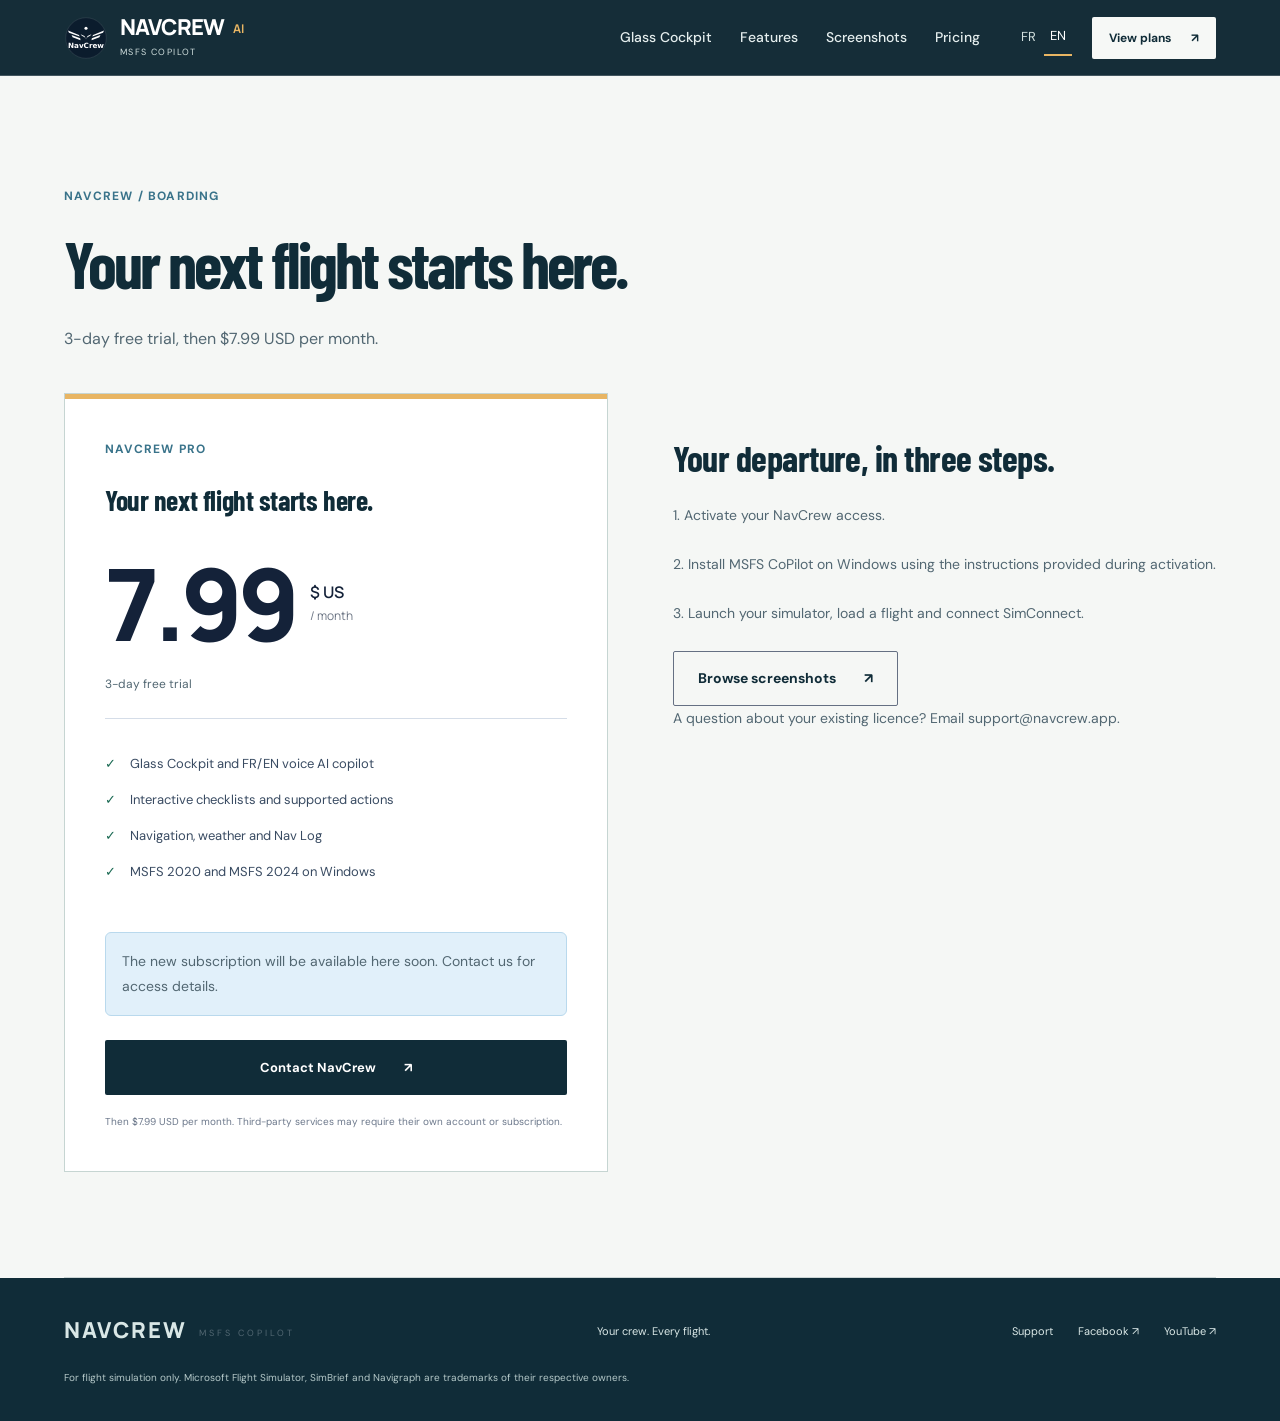
<file: download.html>
<!doctype html><html lang="fr"><head><meta charset="utf-8"><meta name="viewport" content="width=device-width, initial-scale=1"><title>NavCrew — Votre accès</title><meta name="description" content="NavCrew MSFS CoPilot : Glass Cockpit, copilote IA vocal FR/EN, SimConnect, checklists et navigation pour MSFS 2020/2024. 7,99 $ US/mois, 3 jours d’essai gratuit."><link rel="icon" href="favicon.ico"><link rel="apple-touch-icon" href="apple-touch-icon.png"><link rel="manifest" href="site.webmanifest"><meta name="theme-color" content="#080e18"><meta property="og:title" content="NavCrew — MSFS CoPilot"><meta property="og:description" content="Glass Cockpit · AI copilot FR/EN · MSFS 2020 / 2024 · $7.99 USD/month · 3-day free trial"><meta property="og:image" content="https://navcrew.app/og-image.png"><meta property="og:type" content="website"><meta property="og:url" content="https://navcrew.app/"><meta name="twitter:card" content="summary_large_image"><link rel="stylesheet" href="presentation.css"><link rel="stylesheet" href="art-direction.css"><script src="site.js" defer></script><script async src="https://www.googletagmanager.com/gtag/js?id=G-GPZQX5K71R"></script><script>window.dataLayer=window.dataLayer||[];function gtag(){dataLayer.push(arguments)}gtag('js',new Date());gtag('config','G-GPZQX5K71R');</script><link rel="stylesheet" href="brand-refresh.css?v=4">
</head><body><a class="skip" href="#main"><span data-en="Skip to content">Aller au contenu</span></a><header><a class="brand" href="index.html" aria-label="NavCrew — accueil"><img src="navcrew-badge-round-name.svg" alt="" width="46" height="46"><span>NAVCREW <b class="brand-ai">AI</b><small>MSFS COPILOT</small></span></a><nav aria-label="Navigation"><a href="index.html#glass"><span data-en="Glass Cockpit">Glass Cockpit</span></a><a href="index.html#fonctions"><span data-en="Features">Fonctions</span></a><a href="index.html#captures"><span data-en="Screenshots">Captures</span></a><a href="index.html#tarifs"><span data-en="Pricing">Tarifs</span></a></nav><div class="nav-actions"><div class="languages" aria-label="Language"><button data-lang="fr" aria-pressed="true">FR</button><button data-lang="en" aria-pressed="false">EN</button></div><a class="button primary" href="index.html#tarifs"><span data-en="View plans">Découvrir l’offre</span> <span aria-hidden="true">↗</span></a></div></header><main id="main" class="download-page"><section><span class="eyebrow">NAVCREW / BOARDING</span><h1><span data-en="Your next flight starts here.">Votre prochain vol commence ici.</span></h1><p><span data-en="3-day free trial, then $7.99 USD per month.">3 jours d’essai gratuit, puis 7,99 $ US par mois.</span></p><div class="download-layout"><div class="price-card"><span class="eyebrow">NAVCREW PRO</span><h3><span data-en="Your next flight starts here.">Votre prochain vol commence ici.</span></h3><div class="price"><span data-en="7.99">7,99</span> <span>$ US <small>/ <span data-en="month">mois</span></small></span></div><p class="trial"><span data-en="3-day free trial">3 jours d’essai gratuit</span></p><ul><li><span data-en="Glass Cockpit and FR/EN voice AI copilot">Glass Cockpit et copilote IA vocal FR/EN</span></li><li><span data-en="Interactive checklists and supported actions">Checklists interactives et actions prises en charge</span></li><li><span data-en="Navigation, weather and Nav Log">Navigation, météo et Nav Log</span></li><li><span data-en="MSFS 2020 and MSFS 2024 on Windows">MSFS 2020 et MSFS 2024 sur Windows</span></li></ul><div id="checkout-area"><p class="checkout-pending"><span data-en="The new subscription will be available here soon. Contact us for access details.">Le nouvel abonnement sera disponible ici prochainement. Contactez-nous pour connaître les modalités d’accès.</span></p><a class="button primary" href="mailto:support@navcrew.app"><span data-en="Contact NavCrew">Contacter NavCrew</span> <span aria-hidden="true">↗</span></a></div><p><span data-en="Then $7.99 USD per month. Third-party services may require their own account or subscription.">Puis 7,99 $ US par mois. Les services tiers peuvent nécessiter leur propre compte ou abonnement.</span></p></div><div><h2><span data-en="Your departure, in three steps.">Votre départ, en trois étapes.</span></h2><p><span data-en="1. Activate your NavCrew access.">1. Activez votre accès NavCrew.</span></p><p><span data-en="2. Install MSFS CoPilot on Windows using the instructions provided during activation.">2. Installez MSFS CoPilot sur Windows avec les instructions fournies lors de l’activation.</span></p><p><span data-en="3. Launch your simulator, load a flight and connect SimConnect.">3. Lancez votre simulateur, chargez un vol et connectez SimConnect.</span></p><a class="button secondary" href="screenshots.html"><span data-en="Browse screenshots">Parcourir les captures</span> <span aria-hidden="true">↗</span></a><p><span data-en="A question about your existing licence? Email support@navcrew.app.">Une question sur votre licence existante ? Écrivez à support@navcrew.app.</span></p></div></div></section></main><footer><div class="brand">NAVCREW <small>MSFS COPILOT</small></div><div><span data-en="Your crew. Every flight.">Votre équipage. Chaque vol.</span></div><div class="footer-links"><a href="mailto:support@navcrew.app">Support</a><a href="https://www.facebook.com/profile.php?id=61586725481020">Facebook ↗</a><a href="https://www.youtube.com/@navcrewapp">YouTube ↗</a></div><p class="fine"><span data-en="For flight simulation only. Microsoft Flight Simulator, SimBrief and Navigraph are trademarks of their respective owners.">Pour la simulation de vol uniquement. Microsoft Flight Simulator, SimBrief et Navigraph sont des marques de leurs propriétaires respectifs.</span></p></footer></body></html>
</file>
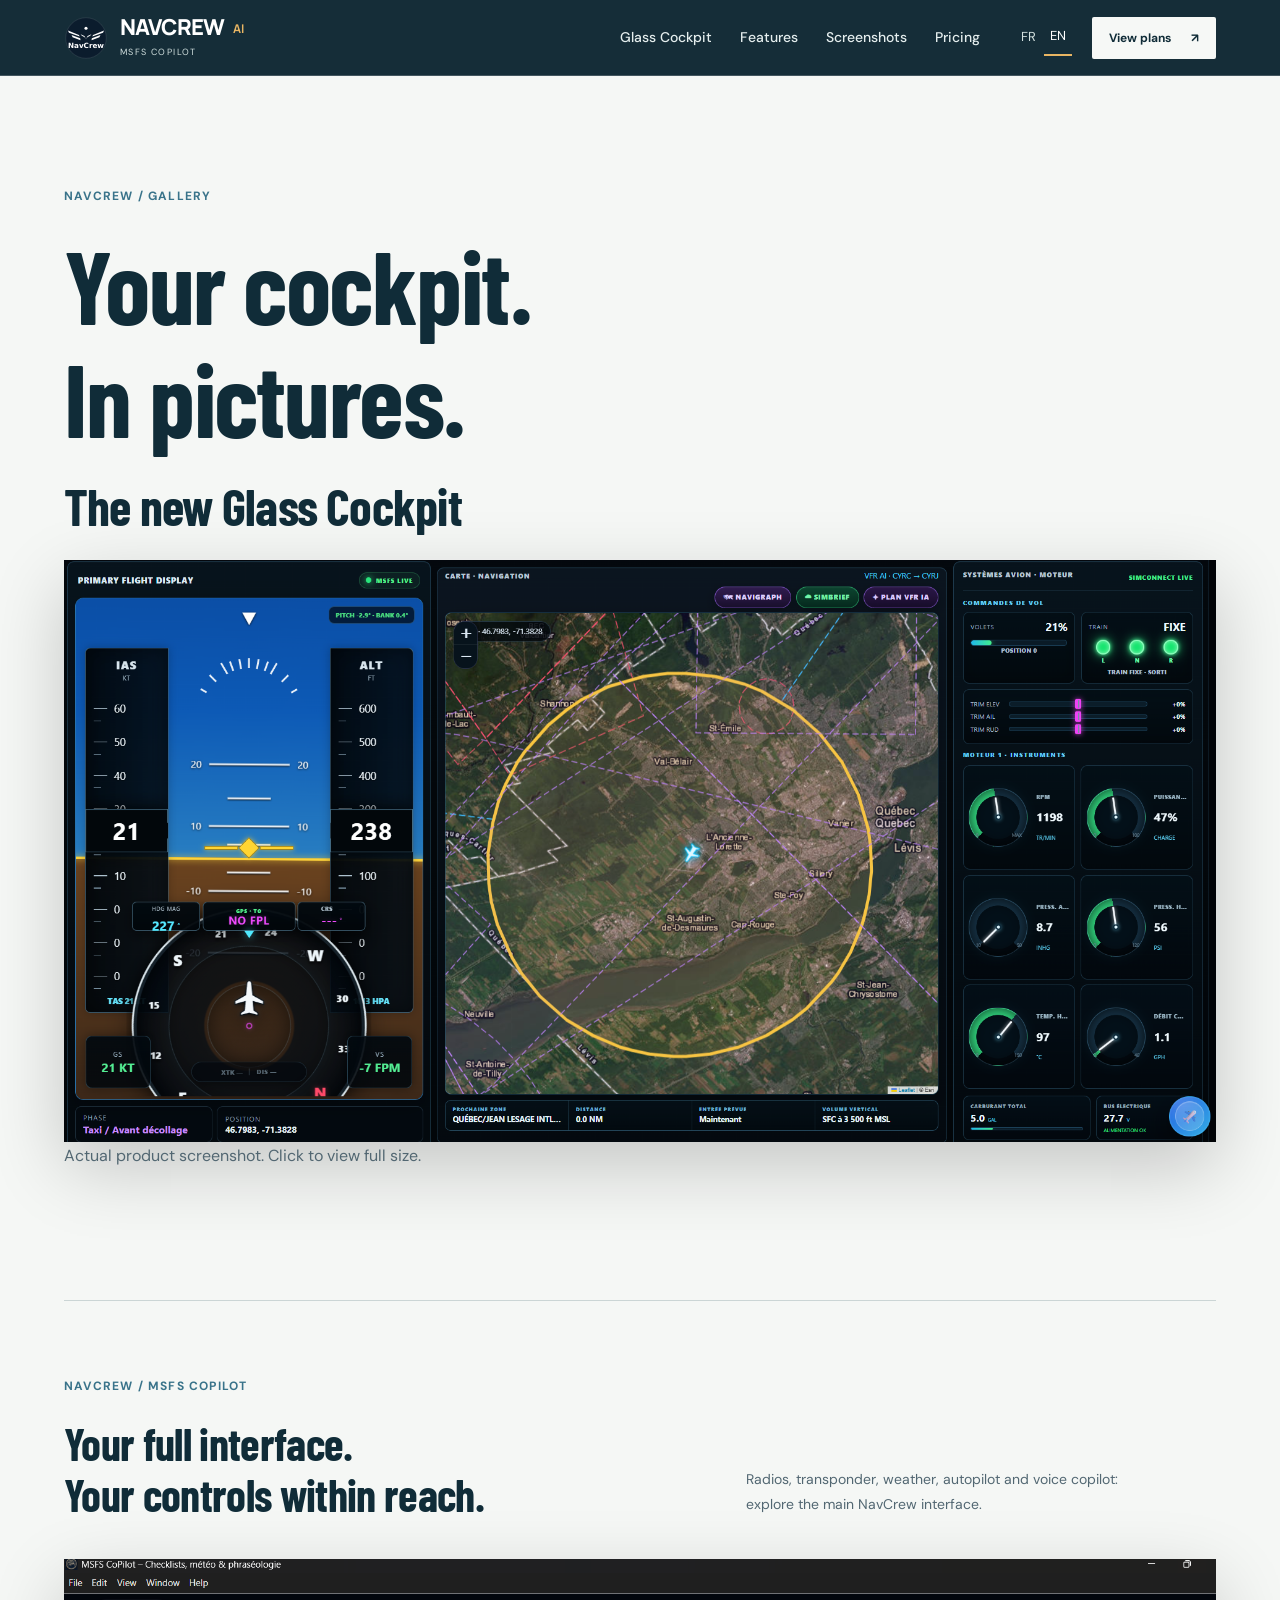
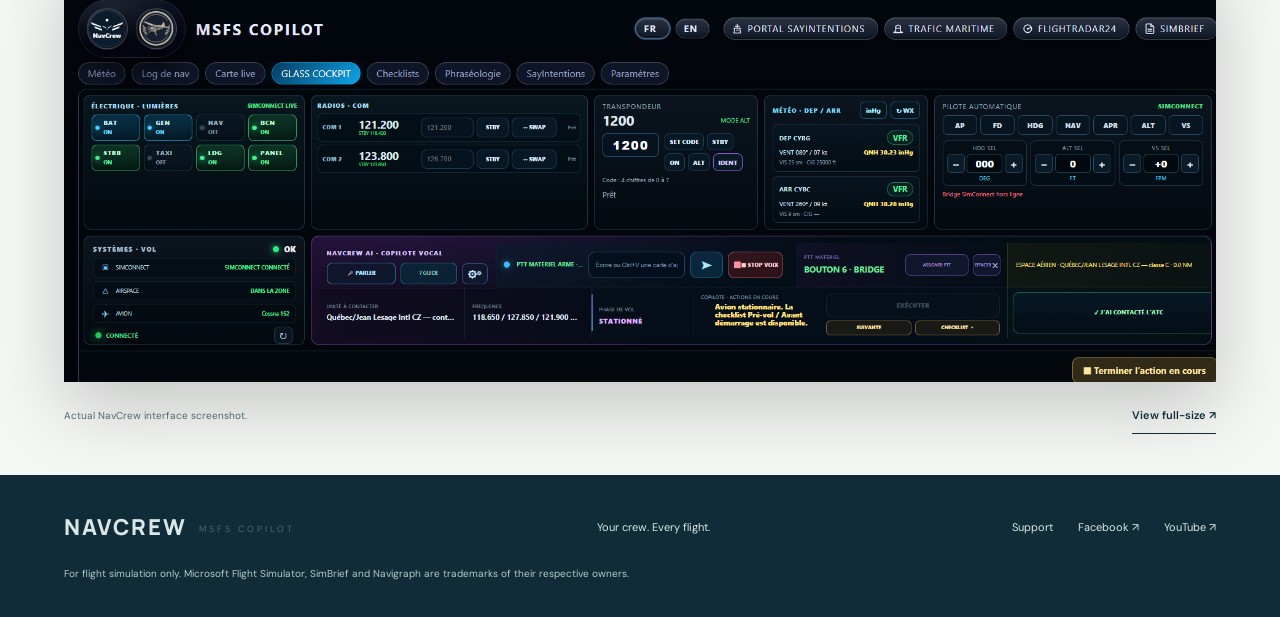
<file: screenshots.html>
<!doctype html><html lang="fr"><head><meta charset="utf-8"><meta name="viewport" content="width=device-width, initial-scale=1"><title>NavCrew — Le produit en images</title><meta name="description" content="NavCrew MSFS CoPilot : Glass Cockpit, copilote IA vocal FR/EN, SimConnect, checklists et navigation pour MSFS 2020/2024. 7,99 $ US/mois, 3 jours d’essai gratuit."><link rel="icon" href="favicon.ico"><link rel="apple-touch-icon" href="apple-touch-icon.png"><link rel="manifest" href="site.webmanifest"><meta name="theme-color" content="#080e18"><meta property="og:title" content="NavCrew — MSFS CoPilot"><meta property="og:description" content="Glass Cockpit · AI copilot FR/EN · MSFS 2020 / 2024 · $7.99 USD/month · 3-day free trial"><meta property="og:image" content="https://navcrew.app/og-image.png"><meta property="og:type" content="website"><meta property="og:url" content="https://navcrew.app/"><meta name="twitter:card" content="summary_large_image"><link rel="stylesheet" href="presentation.css"><link rel="stylesheet" href="art-direction.css"><script src="site.js" defer></script><script async src="https://www.googletagmanager.com/gtag/js?id=G-GPZQX5K71R"></script><script>window.dataLayer=window.dataLayer||[];function gtag(){dataLayer.push(arguments)}gtag('js',new Date());gtag('config','G-GPZQX5K71R');</script><link rel="stylesheet" href="brand-refresh.css?v=4">
</head><body><a class="skip" href="#main"><span data-en="Skip to content">Aller au contenu</span></a><header><a class="brand" href="index.html" aria-label="NavCrew — accueil"><img src="navcrew-badge-round-name.svg" alt="" width="46" height="46"><span>NAVCREW <b class="brand-ai">AI</b><small>MSFS COPILOT</small></span></a><nav aria-label="Navigation"><a href="index.html#glass"><span data-en="Glass Cockpit">Glass Cockpit</span></a><a href="index.html#fonctions"><span data-en="Features">Fonctions</span></a><a href="index.html#captures"><span data-en="Screenshots">Captures</span></a><a href="index.html#tarifs"><span data-en="Pricing">Tarifs</span></a></nav><div class="nav-actions"><div class="languages" aria-label="Language"><button data-lang="fr" aria-pressed="true">FR</button><button data-lang="en" aria-pressed="false">EN</button></div><a class="button primary" href="index.html#tarifs"><span data-en="View plans">Découvrir l’offre</span> <span aria-hidden="true">↗</span></a></div></header><main id="main"><section><span class="eyebrow">NAVCREW / GALLERY</span><h1><span data-en="Your cockpit.&lt;br&gt;In pictures.">Votre cockpit.<br>En images.</span></h1><h2><span data-en="The new Glass Cockpit">Le nouveau Glass Cockpit</span></h2><a class="gallery-current" href="glass-cockpit.png" target="_blank" rel="noopener"><img src="glass-cockpit.png" alt="NavCrew Glass Cockpit" width="1863" height="942"></a><p><span data-en="Actual product screenshot. Click to view full size.">Capture réelle du produit. Cliquez pour l’agrandir.</span></p></section><section class="interface-showcase"><div class="split-heading"><div><span class="eyebrow">NAVCREW / MSFS COPILOT</span><h2><span data-en="Your full interface.&lt;br&gt;Your controls within reach.">Votre interface complète.<br>Vos commandes à portée de main.</span></h2></div><p><span data-en="Radios, transponder, weather, autopilot and voice copilot: explore the main NavCrew interface.">Radios, transpondeur, météo, pilote automatique et copilote vocal : découvrez la vue principale de NavCrew.</span></p></div><a class="gallery-current" href="navcrew-interface.png" target="_blank" rel="noopener"><img src="navcrew-interface.png" alt="Interface principale NavCrew : commandes, radios, météo et copilote vocal" width="1876" height="688" loading="lazy"></a><div class="gallery-footer"><span data-en="Actual NavCrew interface screenshot.">Capture réelle de l’interface NavCrew.</span><a class="text-link" href="navcrew-interface.png" target="_blank" rel="noopener"><span data-en="View full-size ↗">Agrandir la capture ↗</span></a></div></section></main><footer><div class="brand">NAVCREW <small>MSFS COPILOT</small></div><div><span data-en="Your crew. Every flight.">Votre équipage. Chaque vol.</span></div><div class="footer-links"><a href="mailto:support@navcrew.app">Support</a><a href="https://www.facebook.com/profile.php?id=61586725481020">Facebook ↗</a><a href="https://www.youtube.com/@navcrewapp">YouTube ↗</a></div><p class="fine"><span data-en="For flight simulation only. Microsoft Flight Simulator, SimBrief and Navigraph are trademarks of their respective owners.">Pour la simulation de vol uniquement. Microsoft Flight Simulator, SimBrief et Navigraph sont des marques de leurs propriétaires respectifs.</span></p></footer></body></html>
</file>
<file: presentation.css>
@import url('https://fonts.googleapis.com/css2?family=DM+Sans:wght@400;500;600;700&family=Manrope:wght@400;500;600;700;800&display=swap');
:root{--bg:#080e18;--panel:#101a28;--line:#253040;--text:#f5f7fb;--muted:#aab5c6;--gold:#71c6f4;--accent:#71c6f4;--display:'Manrope',Arial,sans-serif;--mono:'DM Sans',Arial,sans-serif}*{box-sizing:border-box}html{scroll-behavior:smooth;scroll-padding-top:110px}body{margin:0;background:var(--bg);color:var(--text);font:16px/1.7 'DM Sans',Arial,sans-serif}a{color:inherit;text-decoration:none}button{font:inherit;cursor:pointer}a,button,summary{touch-action:manipulation}a:focus-visible,button:focus-visible,summary:focus-visible{outline:3px solid var(--accent);outline-offset:5px}[hidden]{display:none!important}::selection{background:#71c6f4;color:#080e18}.skip{position:fixed;top:-100px;padding:15px;background:var(--accent);color:#080e18;z-index:30}.skip:focus{top:0}header{min-height:92px;padding:20px 5%;display:flex;align-items:center;gap:35px;border-bottom:1px solid #ffffff12;background:#080e18f5;position:sticky;top:0;z-index:20;backdrop-filter:blur(18px)}.brand{display:flex;align-items:center;gap:12px;font:800 22px/1.15 var(--display);letter-spacing:2px;white-space:nowrap}.brand img{width:44px;height:44px}.brand small{display:block;font:9px/1.7 'DM Sans',sans-serif;letter-spacing:3px;color:var(--muted);margin-top:5px}nav{margin-left:auto;display:flex;gap:28px;font-size:13px;font-weight:500;color:#c4cbd7}nav a:hover{color:white}.nav-actions{display:flex;align-items:center;gap:20px}.languages{display:flex;gap:2px}.languages button{color:#aab5c6;border:0;background:none;padding:6px;font-size:11px}.languages button[aria-pressed=true]{color:#fff;border-bottom:2px solid var(--accent)}.button{display:inline-flex;align-items:center;justify-content:center;gap:28px;padding:15px 22px;border-radius:6px;min-height:52px;font-size:14px;font-weight:700;line-height:1.5;transition:background .2s,transform .2s}.button:hover{transform:translateY(-2px)}.primary{color:#111927;background:var(--accent);box-shadow:0 4px 20px #71c6f410}.primary:hover{background:#9edcff}.secondary{color:var(--text);border:1px solid #657083;background:transparent}.secondary:hover{background:#ffffff0b}.nav-actions .button{padding:10px 17px;min-height:42px;font-size:12px;gap:20px}.text-link{display:inline-flex;gap:18px;align-items:center;padding:8px 0;font-size:14px;font-weight:600;border-bottom:1px solid #697486}.text-link:hover{color:var(--accent)}main{max-width:1440px;margin:auto;padding:0 5%}section{padding:105px 0;border-bottom:1px solid var(--line)}.eyebrow{font-size:10px;letter-spacing:2.3px;font-weight:700;color:var(--accent);line-height:1.6}.status-dot{display:inline-block;width:6px;height:6px;border-radius:50%;background:#8ee4b9;box-shadow:0 0 0 4px #8ee4b910;margin-right:10px;vertical-align:middle}h1,h2,h3{font-family:var(--display);font-weight:700;line-height:1.1;letter-spacing:-2px;margin:20px 0 25px}h1{font-size:clamp(72px,8vw,116px);font-weight:800;letter-spacing:-6px}h2{font-size:clamp(36px,4vw,54px);letter-spacing:-2.2px}h3{font-size:23px;letter-spacing:-.7px;line-height:1.3}em{font-style:normal;color:var(--accent)}p{color:var(--muted);line-height:1.8;margin:0 0 24px}.hero{padding:68px 0 55px;display:grid;grid-template-columns:1.05fr 1fr;gap:90px;align-items:center;border:0}.hero h1{margin:22px 0 25px}.hero-copy>p{font:500 24px/1.45 var(--display);color:#b8c4d5;letter-spacing:-.5px;margin:0}.hero-pitch{padding-top:25px}.hero-pitch h2{font-size:35px;letter-spacing:-1.2px;margin:18px 0 23px;line-height:1.3}.hero-pitch>p{max-width:510px;font-size:15px}.hero-buttons{display:flex;align-items:flex-start;flex-direction:column;gap:12px;margin:26px 0 15px}.hero-buttons .text-link{font-size:12px;border:0;color:#bac6d8}.offer-line{font-size:11px!important;color:#8e9aaf!important;margin:0!important}.product-showcase{padding:0;border:1px solid #394558;border-radius:10px;overflow:hidden;box-shadow:0 30px 90px #0005;scroll-margin-top:110px}.product-topline{display:flex;justify-content:space-between;gap:20px;align-items:center;padding:16px 22px;background:#141e2c;font-size:9px;letter-spacing:1.2px;color:#b6c4d8}.product-topline a{white-space:nowrap;letter-spacing:0;font-size:11px;color:#eff4fd}.product-image{display:block;background:#02070d;padding:0}.product-image img{display:block;width:100%;height:auto}.product-caption{display:flex;gap:20px;align-items:center;font-size:10px;padding:14px 22px;background:#111b28;color:#899ab2}.product-caption strong{letter-spacing:1.5px;font-size:9px;color:#e2e9f5}.caption-end{margin-left:auto;font-size:9px;letter-spacing:1px}.compat-strip{display:flex;align-items:center;justify-content:space-between;gap:25px;padding:35px 0 45px;border-bottom:1px solid var(--line);color:#b7c1d0}.compat-strip>span:first-child{font-size:8px;letter-spacing:1.6px;color:#7b8ba2;max-width:95px}.compat-strip strong{font:600 17px var(--display);letter-spacing:-.3px}.compat-strip i{color:#607089;font-style:normal}.voice-proof{font-size:15px;letter-spacing:1px;line-height:1.3}.voice-proof small{font-size:7px;display:block;margin-top:5px;letter-spacing:1.3px}.benefit-intro{text-align:center;padding:100px 0 80px}.benefit-intro>p{max-width:630px;margin:0 auto;font-size:16px}.benefit-promises{display:grid;grid-template-columns:repeat(3,1fr);gap:55px;text-align:left;margin-top:65px}.promise-icon{display:inline-flex;width:38px;height:38px;border:1px solid #43516a;color:#8f9db5;border-radius:50%;align-items:center;justify-content:center;font-size:11px}.benefit-promises h3{font-size:21px;margin:20px 0 13px}.benefit-promises p{font-size:14px;margin-bottom:0}.stories{border:0;padding:0}.story{display:grid;grid-template-columns:1fr 1fr;gap:85px;align-items:center;padding:85px 0;border-bottom:1px solid var(--line)}.story-copy h2{font-size:43px;letter-spacing:-1.7px;margin:18px 0 25px}.story-copy p{font-size:15px}.ticks{padding:0;list-style:none;margin:25px 0 0}.ticks li{padding-left:24px;position:relative;font-size:12px;color:#c7d0df;margin:12px 0}.ticks li:before{content:'✓';position:absolute;left:0;color:var(--accent)}.reverse .story-copy{order:2}.voice-visual{padding:25px 30px;background:linear-gradient(145deg,#172940,#111829);border:1px solid #39485e;border-radius:10px;box-shadow:0 15px 60px #0002;min-height:310px}.voice-visual-top{display:flex;align-items:center;gap:4px;font-size:10px;letter-spacing:1px;color:#d4deec}.voice-visual-top>span:last-child{margin-left:auto;font-size:9px;color:#8da0ba}.wave{height:135px;display:flex;justify-content:center;align-items:center;gap:6px}.wave i{height:var(--h);width:4px;max-height:88px;background:linear-gradient(#a5caff,#4a83d4);border-radius:3px}.voice-message{text-align:center;font:500 25px/1.5 var(--display);letter-spacing:-.5px}.voice-bottom{border-top:1px solid #31415a;padding-top:20px;margin-top:25px;display:flex;align-items:center;justify-content:space-between;font-size:10px;color:#98a9c0}.voice-bottom b{padding:5px 10px;border:1px solid #5a6c86;border-radius:4px;font-size:9px;color:#dae5f4}.product-detail{position:relative;min-width:0;height:370px;background:#07101b;border:1px solid #384559;border-radius:10px;overflow:hidden;box-shadow:0 15px 50px #0003}.product-detail img{width:100%;height:100%;object-fit:cover;object-position:60% 100%;display:block}.detail-label{position:absolute;bottom:0;left:0;right:0;background:#101a2bf5;padding:18px 20px;font-size:11px;color:#cfdbec}.workflow-visual{border:1px solid #354259;background:#111b2b;border-radius:10px;padding:32px}.workflow-visual h3{font-size:26px;margin-bottom:30px}.workflow-visual>div{display:flex;align-items:center;gap:18px;padding:18px 0;border-top:1px solid #2a3950}.workflow-visual>div b{font-size:10px;color:#7e90ab}.workflow-visual>div span{font-size:14px;font-weight:500}.workflow-visual>div i{font-style:normal;margin-left:auto;color:var(--accent);font-size:19px}.workflow-visual small{display:block;font-size:10px;color:#8c9db6;margin-top:20px}.split-heading{display:grid;grid-template-columns:1.3fr 1fr;gap:70px;align-items:end;margin-bottom:40px}.split-heading h2{margin-bottom:0}.split-heading>p{font-size:14px;max-width:410px;margin-bottom:2px}.split-heading>.button{justify-self:end}.feature-list{margin-top:50px;display:grid;grid-template-columns:1fr 1fr;gap:0 50px}.feature-list details{border-bottom:1px solid var(--line)}.feature-list summary{display:flex;align-items:center;gap:20px;min-height:90px;padding:22px 0;list-style:none;cursor:pointer;font-size:16px;font-weight:500;line-height:1.4}.feature-code{font-size:9px;color:#7e91ad}.feature-list summary>b{font-size:22px;font-weight:400;margin-left:auto;color:var(--accent)}.feature-list details[open] summary>b{transform:rotate(45deg)}.feature-list details p{font-size:13px;padding:0 28px 0 34px}.feature-list summary:hover{color:var(--accent)}summary::-webkit-details-marker{display:none}.steps{display:grid;grid-template-columns:repeat(3,1fr);gap:65px;margin-top:50px}.step-number{font:500 13px var(--display);display:inline-block;color:var(--accent);border-top:2px solid var(--accent);padding-top:14px;min-width:40px}.steps h3{font-size:27px}.steps p{font-size:14px}.requirements{display:grid;grid-template-columns:1fr 1.5fr;gap:40px;padding:25px 0;margin-top:35px;border-top:1px solid var(--line);font-size:11px;color:#93a3ba}.requirements b{color:#c5d0df;font-size:10px;letter-spacing:1.2px}.gallery-current{display:block;overflow:hidden;border:1px solid #3b4961;border-radius:8px;background:#02070c}.gallery-current img{display:block;width:100%;height:auto}.gallery-footer{display:flex;align-items:center;justify-content:space-between;gap:20px;padding:16px 0;font-size:10px;color:#8596b0}.gallery-footer .text-link{font-size:11px}.gallery{display:grid;grid-template-columns:1fr 1fr;gap:25px;margin-top:35px}.shot{border:1px solid var(--line);border-radius:8px;overflow:hidden;background:#111b29}.shot img{width:100%;display:block;aspect-ratio:16/10;object-fit:contain}.shot>span{display:block;padding:14px;font-size:10px;color:#9badc5}.shot b{float:right}#tarifs{position:relative}#tarifs:before{content:'';position:absolute;inset:0 -5.55%;background:#111c2d;z-index:-1}.pricing-layout,.download-layout{display:grid;grid-template-columns:1fr 1fr;gap:100px;align-items:center}.pricing-copy h2{font-size:50px;line-height:1.17}.pricing-copy p{font-size:15px;max-width:470px}.pricing-copy .text-link{font-size:12px}.price-card{border:1px solid #dce2ea;background:#f7f8fb;color:#142239;padding:36px;border-radius:10px;box-shadow:0 20px 50px #0002}.plan-top{display:flex;align-items:center;justify-content:space-between;gap:15px}.plan-top>b{font-size:12px;letter-spacing:1px}.plan-top>span{font-size:9px;padding:6px 9px;background:#dfeff9;color:#22597b;border-radius:3px;font-weight:700;letter-spacing:.5px}.price{display:flex;gap:15px;align-items:center;font:800 86px/1.1 var(--display);letter-spacing:-5px;margin:32px 0 16px}.price>span{font-size:16px;letter-spacing:0;font-weight:600;line-height:1.7}.price small{display:block;color:#6d7685;font-size:12px;font-weight:400}.trial{font-size:13px;color:#536177;margin:0}.price-card ul{padding:20px 0;margin:22px 0 15px;list-style:none;border-top:1px solid #d5dde8}.price-card li{position:relative;padding-left:25px;margin:14px 0;font-size:13px;color:#394b62}.price-card li:before{position:absolute;left:0;content:'✓';color:#196952}.price-card>.button{width:100%}.coming-soon-button{border:0;cursor:not-allowed;opacity:.96}.coming-soon-button:hover{transform:none;background:var(--accent)}.coming-soon-note{display:flex;align-items:center;justify-content:center;gap:7px;margin-top:12px;font-size:9px;font-weight:800;letter-spacing:1px;color:#22597b}.coming-soon-note .status-dot{width:6px;height:6px;margin-right:0;background:#71c6f4;box-shadow:0 0 0 4px #71c6f41c}.price-card .pricing-note,.price-card>p:last-child{font-size:10px;color:#6c788b;line-height:1.8;margin:18px 0 0}.price-card>.eyebrow{color:#22597b}.price-card h3{font-size:28px}.checkout-pending{font-size:13px;color:#245879;background:#e1f0fa;border:1px solid #b9d9ed;padding:16px;border-radius:6px}.price-card #checkout-area a{width:100%}.faq{margin-top:40px;max-width:1000px}.faq details{border-bottom:1px solid var(--line)}.faq summary{list-style:none;cursor:pointer;position:relative;padding:24px 40px 24px 0;font-size:16px;font-weight:500}.faq summary:after{content:'+';position:absolute;right:0;color:var(--accent);font-size:22px;top:17px}.faq details[open] summary:after{content:'−'}.faq p{font-size:14px;padding-right:30px;max-width:850px}.final-cta{text-align:center;padding:110px 0;border-bottom:0}.final-cta h2{font-size:60px;line-height:1.2;margin:22px 0 38px}footer{max-width:1440px;margin:auto;padding:40px 5%;border-top:1px solid var(--line);display:flex;align-items:center;justify-content:space-between;flex-wrap:wrap;gap:25px;font-size:11px;color:#8d9cb3}.footer-links{display:flex;gap:25px}.footer-links a:hover{color:white}.fine{font-size:10px;line-height:1.7;margin:0;flex-basis:100%;color:#72839c}.download-page h1{font-size:65px;letter-spacing:-3px;max-width:850px}.download-layout{align-items:start;margin-top:40px;gap:65px}.download-layout>div+div{padding-top:25px}.download-layout h2{font-size:36px}.download-layout p{font-size:14px}.download-layout .price-card>p:last-child{font-size:10px}
@media(min-width:1600px){header{padding-left:calc((100vw - 1296px)/2);padding-right:calc((100vw - 1296px)/2)}}
@media(max-width:1150px){header{gap:20px}nav{gap:18px}.nav-actions{gap:10px}.hero{gap:45px}h1{font-size:92px;letter-spacing:-4px}.hero-pitch h2{font-size:30px}.story{gap:50px}.story-copy h2{font-size:36px}.pricing-layout{gap:60px}.pricing-copy h2{font-size:44px}.compat-strip strong{font-size:14px}.benefit-promises{gap:35px}.product-detail{height:330px}.split-heading{gap:40px}}
@media(max-width:850px){header{flex-wrap:wrap;padding:14px 5%;gap:12px;min-height:80px}nav{order:3;width:100%;justify-content:space-between;margin:0;border-top:1px solid #ffffff14;padding-top:10px;font-size:12px}.nav-actions{margin-left:auto}.brand{font-size:19px}.brand img{width:36px;height:36px}.hero{gap:35px;padding:55px 0 40px}.hero h1{font-size:80px}.hero-pitch{padding-top:0}.hero-pitch h2{font-size:26px}.hero-pitch>p{font-size:13px}.hero-copy>p{font-size:20px}.hero-buttons .button{font-size:12px;gap:15px;padding:12px 14px}.compat-strip{gap:15px;flex-wrap:wrap;justify-content:space-between}.compat-strip>span:first-child{display:none}.compat-strip strong{font-size:13px}.voice-proof{font-size:13px}section{padding:75px 0}.benefit-intro{padding:75px 0}.benefit-promises{gap:25px;margin-top:45px}.benefit-promises h3{font-size:18px}.benefit-promises p{font-size:12px}.story{gap:35px;padding:65px 0}.story-copy h2{font-size:31px}.story-copy p{font-size:13px}.ticks li{font-size:11px}.voice-visual{padding:22px 20px;min-height:290px}.wave{gap:4px}.wave i{width:3px}.voice-message{font-size:21px}.workflow-visual{padding:24px}.workflow-visual h3{font-size:23px}.workflow-visual>div span{font-size:12px}.product-detail{height:310px}.feature-list{gap:0 30px}.feature-list summary{font-size:14px;gap:12px}.feature-list details p{padding-left:22px}.steps{gap:30px}.pricing-layout{gap:35px}.price-card{padding:25px}.price{font-size:72px}.pricing-copy h2{font-size:37px}.pricing-copy p{font-size:13px}.plan-top{align-items:flex-start}.plan-top>span{font-size:8px}.plan-top>b{font-size:10px}.price-card li{font-size:12px}.split-heading h2{font-size:36px}.final-cta h2{font-size:48px}.download-layout{gap:35px}.download-page h1{font-size:53px}}
@media(max-width:620px){.hero{grid-template-columns:1fr;gap:30px;padding-top:40px}.hero h1{font-size:76px;line-height:1.02;margin:18px 0}.hero h1 br{display:none}.hero-copy>p{font-size:19px}.hero-copy>p br{display:none}.hero-pitch h2{font-size:27px;margin:0 0 14px}.hero-pitch>.eyebrow{display:none}.hero-pitch>p{font-size:14px}.hero-buttons{gap:8px;margin-top:20px}.hero-buttons .button{font-size:13px;padding:14px 20px}.product-topline{padding:12px;letter-spacing:.6px;font-size:7px;gap:10px}.product-topline>span{max-width:190px}.product-topline a{font-size:9px}.product-topline .status-dot{margin-right:6px;width:4px;height:4px}.product-caption{font-size:8px;padding:12px;gap:12px}.product-caption strong{font-size:7px}.caption-end{display:none}.product-image{overflow-x:auto}.product-image img{width:850px;max-width:none;height:auto}.compat-strip{padding:25px 0;gap:14px;display:grid;grid-template-columns:repeat(2,1fr);text-align:center}.compat-strip strong{font-size:12px}.voice-proof{display:none}h2{font-size:34px;letter-spacing:-1.4px}.benefit-intro>p{font-size:14px}.benefit-promises{grid-template-columns:1fr;gap:25px;margin-top:40px}.benefit-promises>div{position:relative;padding-left:58px}.promise-icon{position:absolute;left:0;top:3px}.benefit-promises h3{font-size:20px;margin:0 0 10px}.benefit-promises p{font-size:14px}.story,.pricing-layout,.download-layout{grid-template-columns:1fr;gap:30px}.story{padding:55px 0}.reverse .story-copy{order:0}.story-copy h2{font-size:35px}.story-copy p{font-size:14px}.ticks li{font-size:12px}.voice-visual{min-height:300px}.voice-message{font-size:24px}.wave{gap:6px}.wave i{width:4px}.product-detail{height:320px}.workflow-visual{padding:28px}.workflow-visual>div span{font-size:14px}.split-heading{grid-template-columns:1fr;gap:22px;margin-bottom:30px}.split-heading h2{font-size:35px}.split-heading>.button{justify-self:start}.feature-list{grid-template-columns:1fr;gap:0;margin-top:25px}.feature-list summary{min-height:75px;font-size:15px}.feature-list details p{font-size:13px;padding-left:24px}.steps{grid-template-columns:1fr;gap:22px;margin-top:35px}.steps article{position:relative;padding-left:60px}.step-number{position:absolute;left:0;top:5px;min-width:30px}.steps h3{font-size:25px;margin:0 0 12px}.steps p{margin:0}.requirements{grid-template-columns:1fr;gap:12px}.gallery-footer{align-items:flex-start;flex-direction:column;gap:8px}.gallery{grid-template-columns:1fr}.pricing-copy h2{font-size:43px}.pricing-copy p{font-size:14px}.price-card{padding:28px}.price{font-size:86px}.plan-top>b{font-size:12px}.plan-top>span{font-size:9px}.price-card li{font-size:13px}.price-card .button{font-size:13px}.faq summary{font-size:14px}.final-cta{padding:80px 0}.final-cta h2{font-size:39px}.download-page h1{font-size:43px;letter-spacing:-2px}.download-layout h2{font-size:33px}footer{flex-direction:column;align-items:flex-start}.nav-actions .button{font-size:10px;min-height:36px;padding:9px 10px;gap:8px}.brand{font-size:17px;gap:8px}.brand small{font-size:7px;letter-spacing:2px}.brand img{width:32px;height:32px}.languages button{font-size:10px;padding:5px}.nav-actions{gap:4px}header{gap:10px}.eyebrow{font-size:9px;letter-spacing:1.5px}}
.price>span[data-en]{font:inherit;letter-spacing:inherit}.brand-ai{font:700 11px var(--display);color:var(--accent);letter-spacing:0;vertical-align:middle;border:1px solid #71c6f460;padding:2px 5px;border-radius:4px}.hero h1{font-size:clamp(55px,5.5vw,80px);letter-spacing:-3.8px;line-height:1.1}.hero h1 em{display:inline-block}.hero-copy>p{font-size:19px}.hero .eyebrow{font-size:9px;letter-spacing:1.5px}
@media(max-width:850px){.hero h1{font-size:57px;letter-spacing:-2.6px}.hero-copy>p{font-size:16px}}
@media(max-width:620px){.hero h1{font-size:51px;letter-spacing:-2.5px}.hero h1 br{display:block}.hero-copy>p{font-size:16px}.brand{font-size:16px}.brand-ai{font-size:9px;padding:2px 3px}}
@media(prefers-reduced-motion:reduce){html{scroll-behavior:auto}*,*:before,*:after{transition:none!important;animation:none!important}}
</file>
<file: art-direction.css>
/* NavCrew AI — aviation editorial design */
:root{--accent:#71c6f4;--gold:#71c6f4;--line:#273346}
body{background:#080e18}
header{background:#080e18e8;border-bottom-color:#ffffff10}
header .brand{letter-spacing:2.5px}
header .button{border-radius:30px}
main{max-width:1500px}
.hero{position:relative;isolation:isolate;padding:88px 0 72px;grid-template-columns:1.25fr 1fr;gap:75px}
.hero:before{content:'';position:absolute;z-index:-1;pointer-events:none;inset:-10px -5.55% -180px;background:radial-gradient(ellipse at 60% 44%,#28476740,transparent 55%),linear-gradient(110deg,transparent 50%,#71c6f404 100%)}
.hero:after{content:'';position:absolute;z-index:-1;pointer-events:none;width:490px;height:490px;right:-20px;top:30px;border:1px solid #8eaaca0c;border-radius:50%;box-shadow:0 0 0 65px #8eaaca05,0 0 0 130px #8eaaca03}
.hero h1{font-size:clamp(60px,6.05vw,90px);line-height:1.06;letter-spacing:-4.8px;margin:28px 0 25px}
.hero h1 em{color:#9ddcff}
.hero-copy>.eyebrow{display:inline-flex;align-items:center;max-width:100%;padding:9px 12px;border:1px solid #354358;border-radius:4px;color:#c5d4e8;font-size:8px;letter-spacing:1.4px;background:#0e1928aa}
.hero-copy>p{font-size:17px;max-width:400px;color:#b3bfd0}
.hero-pitch{border-left:1px solid #47546a;padding:10px 0 10px 35px;margin-top:42px}
.hero-pitch>.eyebrow{font-size:8px;color:#8298b5;letter-spacing:2px}
.hero-pitch h2{font-size:29px;font-weight:500;line-height:1.35;letter-spacing:-1px}
.hero-pitch>p{font-size:14px;line-height:1.9;max-width:430px;color:#95a6bf}
.hero-buttons{gap:14px;margin:28px 0 13px}
.button{border-radius:5px;min-height:54px;padding:16px 24px}
.primary{background:linear-gradient(120deg,#b3e5ff,#71bffa);box-shadow:0 7px 24px #71c6f418;border:1px solid #d1efff55}
.primary:hover{background:linear-gradient(120deg,#c2edff,#8dd3fc);box-shadow:0 9px 30px #71c6f430}
.hero-buttons>.primary{font-size:13px;gap:36px}
.hero-buttons>.text-link{color:#d7e4f5}
.hero .offer-line{font-size:10px!important;color:#879bb8!important}
.product-showcase{position:relative;border-radius:12px;border-color:#54627c;box-shadow:0 40px 90px #0005,0 -12px 70px #749ed510;background:#111b2a}
.product-topline{padding:16px 24px;background:linear-gradient(90deg,#1d2c40,#111c2d);color:#c1d2e9}
.product-topline>span{font-size:8px;letter-spacing:1.5px}
.product-caption{background:#0c1522;padding:16px 24px;color:#8fa3c0}
.product-image{padding:6px;background:#080e18}
.compat-strip{padding:34px 15px 40px;border:0;margin-bottom:15px}
.compat-strip strong{font-size:16px;color:#becbdd}
.benefit-intro{position:relative;isolation:isolate;margin-top:40px;padding:95px 0;color:#152137;border:0;text-align:left}
.benefit-intro:before{content:'';position:absolute;inset:0 -5.55%;background:#edf0f2;z-index:-1}
.benefit-intro>.eyebrow{color:#22597b;font-size:9px}
.benefit-intro>h2{font-size:57px;max-width:720px;letter-spacing:-2.8px;line-height:1.12;margin:20px 0 26px}
.benefit-intro>p{max-width:600px;margin:0;color:#536173;font-size:15px}
.benefit-promises{margin-top:55px;gap:35px;border-top:1px solid #c8d0d7;padding-top:32px}
.benefit-promises>div{padding:0 28px 0 0;border-right:1px solid #c8d0d7}
.benefit-promises>div:last-child{border-right:0}
.promise-icon{border:0;border-radius:0;justify-content:flex-start;color:#22597b;font-size:11px;height:24px}
.benefit-promises h3{font-size:21px;color:#142137;margin:13px 0}
.benefit-promises p{font-size:13px;color:#536173}
.story{padding:105px 0;gap:100px}
.story-copy>.eyebrow{color:#a3bad8;font-size:9px}
.story-copy h2{font-size:45px;line-height:1.17;letter-spacing:-2px}
.story-copy p{max-width:480px}
.voice-visual{min-height:350px;position:relative;overflow:hidden;background:radial-gradient(ellipse at 50% 45%,#25457355,transparent 70%),linear-gradient(145deg,#172438,#0c1524);border-color:#4d6280;padding:30px;box-shadow:0 30px 65px #0004}
.voice-visual:before{content:'';position:absolute;width:180px;height:180px;top:40px;left:calc(50% - 90px);border:1px solid #b9d7ff12;border-radius:50%;box-shadow:0 0 0 25px #b9d7ff05,0 0 0 50px #b9d7ff03;pointer-events:none}
.wave{height:150px;position:relative}
.wave i{background:linear-gradient(#d7eaff,#5594ed);box-shadow:0 0 15px #639aff20}
.voice-message{font-size:26px;position:relative}
.voice-bottom{margin-top:28px}
.product-detail{height:385px;border-color:#4d6280;border-radius:10px}
.workflow-visual{background:linear-gradient(145deg,#1a2738,#101b2a);border-color:#4d6280;padding:35px;box-shadow:0 30px 65px #0004}
.workflow-visual>.eyebrow{color:#8fa8c7}
.workflow-visual>div{border-top-color:#354660}
.workflow-visual>div:last-of-type{background:#82ccf812;margin:0 -15px;padding-left:15px;padding-right:15px;border:1px solid #82ccf839;border-radius:4px}
.split-heading h2,.how h2{font-size:51px;line-height:1.13}
.feature-list{gap:0 45px;border-top:1px solid #354258}
.feature-list summary{min-height:95px}
.feature-list summary>b{display:flex;align-items:center;justify-content:center;border:1px solid #3c4c64;border-radius:50%;width:25px;height:25px;font-size:18px;flex-shrink:0}
.feature-list details[open] summary>b{color:#08101c;background:var(--accent);border-color:var(--accent)}
.how{position:relative;isolation:isolate}
.how:before{content:'';position:absolute;inset:0 -5.55%;background:linear-gradient(150deg,#131f30,#0d1725);z-index:-1}
.steps{gap:55px}.steps article{border-top:1px solid #485c79;padding-top:25px}
.step-number{border:0;padding:0;font:500 54px/1 var(--display);letter-spacing:-3px;color:#627895}
.steps h3{margin:22px 0 15px}
.requirements{margin-top:45px;border-color:#344761}
.gallery-current{box-shadow:0 25px 70px #0003}
#tarifs{padding:100px 0}
#tarifs:before{background:radial-gradient(ellipse at 80% 50%,#24405b80,transparent 60%),#0e1929}
.pricing-layout{gap:110px}
.pricing-copy h2{font-size:56px;letter-spacing:-2.6px}
.price-card{border-radius:12px;padding:40px;background:#f3f7fa;border-color:#fff;box-shadow:0 25px 80px #0005;position:relative;overflow:hidden}
.price-card:before{content:'';position:absolute;top:0;left:0;right:0;height:5px;background:linear-gradient(90deg,#b3e5ff,#60b7f0)}
.plan-top{padding-top:8px}.plan-top>b{font-size:11px;letter-spacing:1.3px}
.price-card .price{font-size:100px;margin-top:30px}
.price-card .trial{font-size:12px}
.price-card li{font-size:13px}
.price-card .button{min-height:55px;font-size:13px}
.price-card .pricing-note{text-align:center}
.final-cta{position:relative;padding:110px 0;isolation:isolate}
.final-cta:before{content:'';position:absolute;inset:0 -5.55%;background:radial-gradient(ellipse at 50% 75%,#28446050,transparent 65%);z-index:-1}
.final-cta h2{font-size:67px;letter-spacing:-3.2px}
footer{padding-top:40px;padding-bottom:35px}
@media(max-width:1150px){.hero{gap:40px}.hero h1{font-size:69px;letter-spacing:-3.6px}.hero-pitch{padding-left:25px}.hero-pitch h2{font-size:25px}.hero-pitch>p{font-size:13px}.story{gap:55px}.story-copy h2{font-size:38px}.pricing-layout{gap:60px}.pricing-copy h2{font-size:45px}.price-card{padding:30px}.price-card .price{font-size:86px}.benefit-intro>h2{font-size:48px}}
@media(max-width:850px){.hero{gap:28px;padding:55px 0 45px}.hero h1{font-size:55px;letter-spacing:-2.6px}.hero-pitch{padding-left:20px;margin-top:30px}.hero-pitch h2{font-size:22px}.hero-copy>.eyebrow{font-size:7px;letter-spacing:1px;padding:8px}.hero-copy>p{font-size:15px}.hero-buttons>.primary{font-size:11px;gap:18px;padding:13px 15px}.hero .offer-line{font-size:9px!important}.benefit-intro{padding:70px 0}.benefit-intro>h2{font-size:43px}.benefit-promises{gap:22px}.benefit-promises>div{padding-right:15px}.benefit-promises h3{font-size:18px}.story{padding:75px 0;gap:30px}.story-copy h2{font-size:32px}.voice-visual{padding:22px;min-height:320px}.voice-message{font-size:21px}.product-detail{height:340px}.workflow-visual{padding:25px}.split-heading h2,.how h2{font-size:39px}.pricing-layout{gap:35px}.pricing-copy h2{font-size:38px}.price-card{padding:26px}.price-card .price{font-size:78px}.final-cta h2{font-size:51px}}
@media(max-width:620px){.hero{grid-template-columns:1fr;padding-top:36px;gap:25px}.hero:after{width:280px;height:280px;top:220px;right:0;box-shadow:0 0 0 35px #8eaaca05}.hero h1{font-size:52px;letter-spacing:-2.7px;margin:22px 0 20px}.hero-copy>.eyebrow{font-size:7px}.hero-copy>p{font-size:15px}.hero-pitch{border:0;padding:0;margin:0}.hero-pitch h2{font-size:25px;line-height:1.3}.hero-pitch>p{font-size:13px}.hero-buttons>.primary{font-size:13px;gap:28px;padding:15px 20px}.hero .offer-line{font-size:9px!important}.product-topline{padding:13px 12px}.product-topline>span{font-size:7px}.product-caption{padding:13px 12px}.product-image{padding:4px}.compat-strip{padding:25px 0 20px;margin-bottom:0}.benefit-intro{margin-top:25px;padding:60px 0}.benefit-intro>h2{font-size:36px;letter-spacing:-1.7px}.benefit-intro>p{font-size:14px}.benefit-promises{padding-top:25px;gap:28px;margin-top:32px}.benefit-promises>div{padding:0 0 0 40px;border:0}.promise-icon{width:auto;font-size:10px;top:2px}.benefit-promises h3{font-size:20px;margin:0 0 10px}.benefit-promises p{font-size:13px}.story{padding:65px 0;gap:28px}.story-copy h2{font-size:35px;letter-spacing:-1.6px}.voice-visual{padding:25px;min-height:325px}.voice-message{font-size:23px}.product-detail{height:335px}.workflow-visual{padding:28px}.split-heading h2,.how h2{font-size:35px}.feature-list summary{min-height:82px;font-size:14px}.feature-list summary>b{width:22px;height:22px;font-size:16px}.steps{gap:30px}.steps article{padding-top:22px;padding-left:50px}.step-number{font-size:34px;top:24px;letter-spacing:-1px;min-width:30px}.steps h3{margin:0 0 12px}.pricing-copy h2{font-size:42px;letter-spacing:-2px}.pricing-layout{gap:35px}.price-card{padding:28px}.price-card .price{font-size:87px}#tarifs{padding:65px 0}.final-cta{padding:75px 0}.final-cta h2{font-size:40px;letter-spacing:-2px}.compat-strip strong{font-size:12px}}

/* Current screenshots: preserve the entire image and original proportions. */
.product-image img{width:100%;max-width:100%;height:auto}
.map-detail{height:auto;display:flex;flex-direction:column}
.map-detail img{width:100%;height:auto;object-fit:contain}
.map-detail .detail-label{position:static}
.interface-showcase{padding:70px 0 25px;border-bottom:0}
.interface-showcase .split-heading h2{font-size:clamp(28px,3.5vw,46px)}
.interface-showcase .gallery-current img{height:auto}
.hero{clip-path:inset(-200px -5.5% -200px)}
@media(max-width:620px){
  .interface-showcase{padding-top:45px}
  .product-topline{flex-wrap:wrap}
  .product-topline>span{max-width:none;flex:1 1 180px}
}
@media(max-width:380px){
  header .brand{font-size:14px;letter-spacing:1px}
  .nav-actions .button{font-size:9px;padding:8px;gap:4px}
  .hero h1{font-size:46px}
}

body{overflow-x:clip}
@media(max-width:620px){main>section>h1{font-size:clamp(38px,10vw,56px);letter-spacing:-2px;overflow-wrap:anywhere}}
</file>
<file: flight-scene.css>
/* NavCrew flight experience — responsive, borderless 3D stage. */
.flight-scene{position:relative;isolation:isolate;margin:0 0 65px;padding:42px 0 0;overflow:hidden;border:0;border-radius:0;background:radial-gradient(ellipse at 55% 58%,#17394b85,transparent 66%)}
.flight-heading{position:relative;text-align:center;max-width:720px;margin:0 auto;padding:0 24px;z-index:2;pointer-events:none}
.flight-kicker{font:500 9px/1.5 var(--display);letter-spacing:2.7px;color:#80bddc}
.flight-heading h2{font-size:clamp(25px,3vw,42px);font-weight:500;letter-spacing:-1.3px;line-height:1.15;margin:14px 0 12px}
.flight-heading p{font-size:14px;color:#9cb2c5;margin:0}
.flight-viewport{position:relative;height:430px;max-width:1150px;margin:auto}
.flight-viewport:before{content:"";position:absolute;width:78%;height:75%;left:11%;top:0;background:url("assets/navcrew-emblem.svg") center 36%/contain no-repeat;opacity:.07;pointer-events:none;mask-image:linear-gradient(#000 25%,#0009 75%,transparent);-webkit-mask-image:linear-gradient(#000 25%,#0009 75%,transparent)}
.flight-viewport:after{content:"";position:absolute;left:25%;right:25%;bottom:8%;height:10%;border-radius:50%;background:#0006;filter:blur(22px);pointer-events:none}
.flight-viewport canvas{position:relative;z-index:1;display:block;width:100%;height:100%;touch-action:pan-y;cursor:grab;opacity:0;transition:opacity .6s ease}
.flight-ready canvas{opacity:1}.flight-viewport canvas:active{cursor:grabbing}.flight-viewport canvas:focus-visible{outline:1px solid #96dcff;outline-offset:-3px;border-radius:10px}
.flight-tag{display:none}#flight-status{position:absolute;top:50%;width:100%;text-align:center;padding:0 20px;color:#9cb2c5;font-size:13px;z-index:2}
.flight-footer{display:flex;align-items:center;justify-content:center;gap:24px;padding:14px 20px 20px;color:#8fa6ba;font-size:11px}
.flight-controls{display:flex;gap:8px}.flight-controls button{font:inherit;background:#ffffff05;color:#d1e5f2;border:1px solid #627e9440;border-radius:22px;padding:9px 17px;cursor:pointer;min-height:36px}
.flight-controls button:hover{background:#93d8ff15;border-color:#93d8ff70}.flight-controls button:focus-visible{outline:2px solid #9dddff;outline-offset:3px}.flight-controls button:disabled{opacity:.4;cursor:default}
.flight-edition{font:9px monospace;letter-spacing:1.1px;color:#6f8b9f}
@media(max-width:700px){.flight-scene{padding-top:24px;margin-bottom:35px}.flight-heading{padding:0 10px}.flight-heading h2{font-size:27px;letter-spacing:-.9px;max-width:340px;margin:12px auto 9px}.flight-kicker{font-size:8px;letter-spacing:2px}.flight-heading p{font-size:12px}.flight-viewport{height:265px;margin-top:0}.flight-viewport:before{width:92%;left:4%;height:65%;top:3%;opacity:.08}.flight-footer{padding:0 0 20px;gap:12px;flex-direction:column}.flight-instruction{font-size:10px}.flight-controls button{font-size:11px;padding:8px 15px}.flight-edition{display:none}}
@media(prefers-reduced-motion:reduce){.flight-viewport canvas{transition:none}}

.flight-poster{position:absolute;inset:0;width:100%;height:100%;object-fit:contain;z-index:1;pointer-events:none}.flight-ready .flight-poster{opacity:0}.flight-unavailable #flight-status{top:auto;bottom:0;margin:0;font-size:10px;color:#8ca5b7}.flight-unavailable .flight-instruction,.flight-unavailable .flight-controls{display:none}
</file>
<file: brand-refresh.css>
/* NavCrew visual refresh. All site content and the interactive aircraft remain intact. */
@font-face{font-family:"Barlow Condensed";src:url("assets/BarlowCondensed-Bold.ttf") format("truetype");font-style:normal;font-weight:700;font-display:swap;}
:root{--bg:#f5f7f5;--panel:#fff;--line:#cbd5d5;--text:#102c38;--muted:#526772;--accent:#e8b563;--gold:#e8b563;--display:'Manrope',Arial,sans-serif}
html{scroll-padding-top:88px}body{background:#f5f7f5;color:#102c38}p{color:#526772}::selection{background:#e8b563;color:#102c38}a:focus-visible,button:focus-visible,summary:focus-visible{outline-color:#9b6323}
header{min-height:76px;padding-top:12px;padding-bottom:12px;background:#0c2530f5;border-bottom:1px solid #ffffff32;backdrop-filter:blur(18px)}header .brand{color:white;letter-spacing:-.6px}header .brand small{letter-spacing:1.4px;color:#d2e0df}header .brand-ai{color:#e8b563;border:0;font-size:12px}header nav{color:#e5eeee;font-size:14px}header nav a:hover{color:#e8b563}.languages button{color:#d3e1df;font-size:13px}.languages button[aria-pressed=true]{color:white;border-color:#e8b563}.nav-actions .button{background:#f6f8f6;color:#102c38;border:0;border-radius:2px;font-size:12px;box-shadow:none}
.button{border-radius:2px}.primary{background:#f6f8f6;color:#102c38;border:0;box-shadow:none}.primary:hover{background:#f5d7aa;color:#102c38;box-shadow:none}.text-link{color:#102c38;border-color:#102c38}.text-link:hover{color:#9b6323}
main{max-width:1440px}section{border-color:#cbd5d5}h1,h2,h3{font-family:"Barlow Condensed",Arial,sans-serif;font-weight:700;letter-spacing:-.015em}h2,h3{color:#102c38}.eyebrow{color:#39738a;font-size:12px;letter-spacing:1.2px}.status-dot{display:none}em{color:#e8b563}
/* Photo-led hero, with the existing bilingual copy and links. */
.hero{position:relative;isolation:isolate;display:block;box-sizing:border-box;width:100vw;margin:0 0 0 calc(50% - 50vw);padding:65px max(5vw,calc((100vw - 1296px)/2)) 76px;min-height:760px;border:0;clip-path:none;color:#fff;background:linear-gradient(90deg,rgba(4,19,27,.91) 0%,rgba(4,19,27,.75) 34%,rgba(4,19,27,.22) 68%,rgba(4,19,27,.1) 100%),url('assets/navcrew-flight-hero.jpg') center 52%/cover no-repeat}
.hero:before,.hero:after{display:none}.hero-copy,.hero-pitch{max-width:630px;position:relative;z-index:1}.hero-copy>.eyebrow{display:block;padding:0;border:0;background:none;color:#e8b563;font-size:11px;letter-spacing:1.4px}.hero h1{font-size:clamp(58px,6vw,91px);line-height:1.02;letter-spacing:-.06em;margin:20px 0 14px;color:#fff}.hero h1 em{color:#e8b563}.hero-copy>p{color:#e5eeec;font-size:18px;line-height:1.4}.hero-pitch{margin:30px 0 0;padding:0;border:0}.hero-pitch>.eyebrow{color:#e8b563;font-size:11px}.hero-pitch h2{font-size:clamp(26px,2.2vw,34px);font-weight:650;color:white;margin:10px 0 13px;line-height:1.2}.hero-pitch>p{font-size:15px;line-height:1.55;color:#edf3f2;max-width:620px}.hero-buttons{margin:22px 0 10px;gap:13px}.hero-buttons>.primary{min-height:57px;padding:16px 23px;font-size:14px;font-weight:800;gap:18px}.hero-buttons>.text-link{color:#fff;border:0;font-size:13px}.hero .offer-line{font-size:12px!important;color:#e5eeec!important;line-height:1.5}
/* The interactive 3D aircraft stays in place immediately after the hero. */
.flight-scene{width:100vw;margin:0 0 0 calc(50% - 50vw);padding:68px max(4vw,calc((100vw - 1296px)/2)) 32px;background:#102c38;border:0}.flight-heading h2{color:#fff}.flight-kicker{color:#e8b563}.flight-heading p{color:#d4e2e1}.flight-footer,#flight-status{color:#d1e0df}.flight-controls button{background:#ffffff10;color:#eff5f3;border-color:#ffffff50}.flight-controls button:hover{background:#ffffff20;border-color:#e8b563}.flight-edition{color:#c5d7d6}
/* Product UI takes a clean, framed position instead of another glowing card. */
.product-showcase{margin:65px 0 0;border:0;border-radius:0;box-shadow:none;background:#102c38}.product-topline,.product-caption{background:#102c38;color:#d8e7e6;padding:16px 22px;font-size:11px}.product-topline>span{font-size:11px;letter-spacing:.7px}.product-topline a{font-size:12px;color:#fff}.product-image{padding:0;background:#102c38;overflow:hidden}.product-image img{width:100%;max-width:100%;height:auto}.product-caption strong{color:#fff;font-size:11px}.compat-strip{color:#102c38;border-color:#cbd5d5}.compat-strip strong{color:#102c38}
.benefit-intro{margin:60px 0 0;padding:70px 5%;text-align:left;background:#fff;color:#102c38}.benefit-intro:before{display:none}.benefit-intro>.eyebrow{color:#39738a}.benefit-intro>h2,.benefit-promises h3{color:#102c38}.benefit-intro>p,.benefit-promises p{color:#526772}.benefit-promises,.benefit-promises>div{border-color:#cbd5d5}.promise-icon{color:#39738a}.story{border-color:#cbd5d5}.story-copy>.eyebrow{color:#39738a}.story-copy h2,.split-heading h2,.how h2{color:#102c38}.story-copy p{color:#526772}.ticks li{color:#2e4650}.ticks li:before{color:#9b6323}
.voice-visual,.workflow-visual{background:#102c38;border:0;border-radius:0;box-shadow:none;color:#fff}.voice-visual:before{display:none}.voice-visual-top,.voice-visual-top>span:last-child,.voice-bottom,.workflow-visual>div span{color:#d9e7e6}.voice-message,.workflow-visual h3{color:#fff}.wave i{background:#e8b563;box-shadow:none}.voice-bottom,.workflow-visual>div{border-color:#537078}.workflow-visual>div:last-of-type{background:#e8b56324;border-color:#e8b56380}.workflow-visual>div i{color:#e8b563}.product-detail{border:0;border-radius:0;box-shadow:none}.detail-label{background:#102c38}
.feature-list,.feature-list details,.faq details{border-color:#cbd5d5}.feature-list summary,.faq summary{color:#102c38}.feature-list summary>b{color:#39738a;border-color:#849ca0}.feature-list details[open] summary>b{color:#102c38;background:#e8b563;border-color:#e8b563}.feature-list details p,.faq p{color:#526772}.how:before{background:#e5ecea}.steps article,.requirements{border-color:#b8c9c8}.step-number{color:#39738a}.requirements,.requirements b{color:#3d5c66}.gallery-current,.shot{border:0;border-radius:0;background:#102c38}.gallery-footer,.shot>span{color:#526772}
#tarifs:before{background:#e2ebe8}#tarifs .pricing-copy h2{color:#102c38}#tarifs .pricing-copy p{color:#526772}.price-card{border:1px solid #c6d5d2;border-radius:0;background:#fff;box-shadow:none}.price-card:before{background:#e8b563}.price-card .eyebrow{color:#39738a}.plan-top>span{background:#f8ead4;color:#75430c}.price-card .button{background:#102c38;color:#fff}.price-card .button:hover{background:#254957}.final-cta{background:#102c38;margin:0 -5.55%;padding:85px 5%;text-align:left}.final-cta:before{display:block;background-image:url('navcrew-final-cta-aircraft.png');background-repeat:no-repeat;background-size:72% auto;background-position:100% 54%;opacity:.48;inset:0;z-index:0;filter:saturate(.9) brightness(.85);mask-image:linear-gradient(90deg,transparent 0%,#000 48%);-webkit-mask-image:linear-gradient(90deg,transparent 0%,#000 48%)}.final-cta:after{display:block;background:linear-gradient(90deg,rgba(16,44,56,.96) 0%,rgba(16,44,56,.78) 45%,rgba(16,44,56,.24) 100%)}.final-cta h2{max-width:900px;color:#fff}.final-cta p{color:#d9e7e6}.final-cta .button{background:#f6f8f6;color:#102c38}footer{background:#102c38;color:#d9e7e6;border:0;max-width:none}footer a:hover{color:#e8b563}.fine{color:#b5c9c9}
/* Supporting pages use the same visual language without changing content. */
.download-page h1,.download-layout h2{color:#102c38}.download-layout p{color:#526772}
@media(max-width:850px){header{min-height:68px}header nav{border-color:#ffffff38}.hero{min-height:0;padding:55px 5% 68px;background-position:55% center}.hero h1{font-size:clamp(50px,7vw,72px)}.hero-pitch{margin-top:28px}.flight-scene{padding:48px 5% 25px}.benefit-intro{padding:60px 5%}}
@media(max-width:620px){header{padding:11px 5%;gap:10px}.brand img{width:34px;height:34px}.nav-actions .button{font-size:11px;padding:9px 10px}.hero{padding:38px 5% 52px;min-height:0;background-image:linear-gradient(180deg,rgba(4,19,27,.79) 0%,rgba(4,19,27,.70) 47%,rgba(4,19,27,.60) 100%),url('assets/navcrew-flight-hero.jpg');background-position:53% center}.hero-copy>.eyebrow{font-size:10px}.hero h1{font-size:clamp(43px,11vw,58px);line-height:1.08;letter-spacing:-.05em;margin:16px 0}.hero h1 br{display:block}.hero-copy>p{font-size:16px}.hero-pitch{margin-top:25px}.hero-pitch>.eyebrow{display:none}.hero-pitch h2{font-size:25px}.hero-pitch>p{font-size:14px;line-height:1.5}.hero-buttons>.primary{width:100%;font-size:13px;min-height:54px;gap:12px}.hero-buttons>.text-link{font-size:13px}.hero .offer-line{font-size:12px!important}.flight-scene{padding:38px 4% 18px;margin-bottom:0}.flight-heading h2{font-size:28px}.product-showcase{margin-top:30px}.product-topline>span{font-size:10px}.product-topline a{font-size:11px}.benefit-intro{margin-top:25px;padding:45px 6%}.benefit-intro>h2{font-size:36px}.benefit-promises>div{border:0}.final-cta{padding:65px 6%}.final-cta:before{background-size:auto 100%;background-position:70% center;opacity:.36;mask-image:none;-webkit-mask-image:none}.final-cta:after{background:rgba(16,44,56,.58)}.final-cta h2{font-size:38px}.price-card .price{font-size:78px}}
@media(prefers-reduced-motion:reduce){*{scroll-behavior:auto!important}}
/* Keep emphasized headings legible on the light sections. */
main section:not(.hero):not(.flight-scene):not(.final-cta) h2 em,
main section:not(.hero):not(.flight-scene):not(.final-cta) h3 em{color:#39738a}

/* Font trial: headings only; navigation, paragraphs and controls retain the current fonts. */
.hero h1{font-size:clamp(68px,7.2vw,105px);letter-spacing:-.02em}
@media(max-width:620px){.hero h1{font-size:clamp(55px,13vw,72px)}}
</file>
